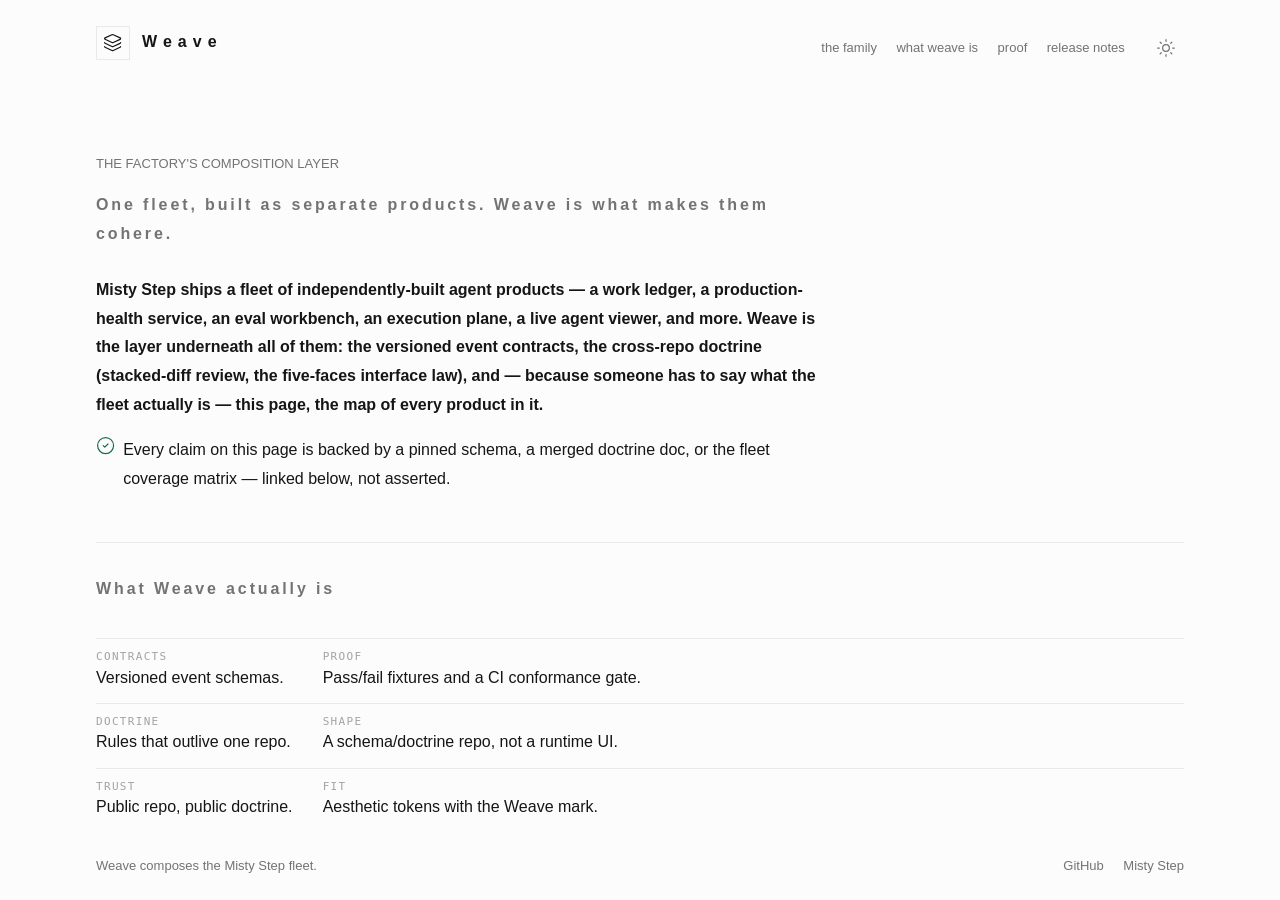
<file: site/index.html>
<!doctype html>
<html lang="en">
  <head>
    <meta charset="utf-8" />
    <meta name="viewport" content="width=device-width, initial-scale=1" />
    <title>Weave - the Misty Step factory's composition layer</title>
    <meta
      name="description"
      content="Weave is the Misty Step factory's composition layer and hub: the contracts, event schema, and cross-tool doctrine that let independently-built products cohere into one fleet."
    />
    <script>
      try {
        var m = localStorage.getItem('ae-mode');
        if (m === 'dark' || m === 'light') {
          document.documentElement.classList.add(m);
          document.documentElement.style.colorScheme = m;
        }
      } catch (e) {}
    </script>
    <link rel="stylesheet" href="aesthetic.css" />
    <link rel="stylesheet" href="marketing.css" />
  </head>
  <body>
    <svg aria-hidden="true" width="0" height="0" style="position: absolute">
      <symbol id="i-layers" viewBox="0 0 24 24">
        <path
          d="M12.83 2.18a2 2 0 0 0-1.66 0L2.6 6.08a1 1 0 0 0 0 1.83l8.58 3.91a2 2 0 0 0 1.66 0l8.58-3.9a1 1 0 0 0 0-1.83z"
        />
        <path
          d="M2 12a1 1 0 0 0 .58.91l8.6 3.91a2 2 0 0 0 1.65 0l8.58-3.9A1 1 0 0 0 22 12"
        />
        <path
          d="M2 17a1 1 0 0 0 .58.91l8.6 3.91a2 2 0 0 0 1.65 0l8.58-3.9A1 1 0 0 0 22 17"
        />
      </symbol>
      <symbol id="i-flower" viewBox="0 0 24 24">
        <circle cx="12" cy="12" r="3" />
        <path
          d="M12 16.5A4.5 4.5 0 1 1 7.5 12 4.5 4.5 0 1 1 12 7.5a4.5 4.5 0 1 1 4.5 4.5 4.5 4.5 0 1 1-4.5 4.5"
        />
        <path d="M12 7.5V9" />
        <path d="M7.5 12H9" />
        <path d="M16.5 12H15" />
        <path d="M12 16.5V15" />
        <path d="m8 8 1.88 1.88" />
        <path d="M14.12 9.88 16 8" />
        <path d="m8 16 1.88-1.88" />
        <path d="M14.12 14.12 16 16" />
      </symbol>
      <symbol id="i-users" viewBox="0 0 24 24">
        <path d="M16 21v-2a4 4 0 0 0-4-4H6a4 4 0 0 0-4 4v2" />
        <path d="M16 3.128a4 4 0 0 1 0 7.744" />
        <path d="M22 21v-2a4 4 0 0 0-3-3.87" />
        <circle cx="9" cy="7" r="4" />
      </symbol>
      <symbol id="i-snowflake" viewBox="0 0 24 24">
        <path d="m10 20-1.25-2.5L6 18" />
        <path d="M10 4 8.75 6.5 6 6" />
        <path d="m14 20 1.25-2.5L18 18" />
        <path d="m14 4 1.25 2.5L18 6" />
        <path d="m17 21-3-6h-4" />
        <path d="m17 3-3 6 1.5 3" />
        <path d="M2 12h6.5L10 9" />
        <path d="m20 10-1.5 2 1.5 2" />
        <path d="M22 12h-6.5L14 15" />
        <path d="m4 10 1.5 2L4 14" />
        <path d="m7 21 3-6-1.5-3" />
        <path d="m7 3 3 6h4" />
      </symbol>
      <symbol id="i-mirror-rectangular" viewBox="0 0 24 24">
        <path d="M11 6 8 9" />
        <path d="m16 7-8 8" />
        <rect x="4" y="2" width="16" height="20" rx="2" />
      </symbol>
      <symbol id="i-scan-search" viewBox="0 0 24 24">
        <path d="M3 7V5a2 2 0 0 1 2-2h2" />
        <path d="M17 3h2a2 2 0 0 1 2 2v2" />
        <path d="M21 17v2a2 2 0 0 1-2 2h-2" />
        <path d="M7 21H5a2 2 0 0 1-2-2v-2" />
        <circle cx="12" cy="12" r="3" />
        <path d="m16 16-1.9-1.9" />
      </symbol>
      <symbol id="i-bird" viewBox="0 0 24 24">
        <path d="M16 7h.01" />
        <path d="M3.4 18H12a8 8 0 0 0 8-8V7a4 4 0 0 0-7.28-2.3L2 20" />
        <path d="m20 7 2 .5-2 .5" />
        <path d="M10 18v3" />
        <path d="M14 17.75V21" />
        <path d="M7 18a6 6 0 0 0 3.84-10.61" />
      </symbol>
      <symbol id="i-flask-conical" viewBox="0 0 24 24">
        <path
          d="M14 2v6a2 2 0 0 0 .245.96l5.51 10.08A2 2 0 0 1 18 22H6a2 2 0 0 1-1.755-2.96l5.51-10.08A2 2 0 0 0 10 8V2"
        />
        <path d="M6.453 15h11.094" />
        <path d="M8.5 2h7" />
      </symbol>
      <symbol id="i-brain-circuit" viewBox="0 0 24 24">
        <path
          d="M12 5a3 3 0 1 0-5.997.125 4 4 0 0 0-2.526 5.77 4 4 0 0 0 .556 6.588A4 4 0 1 0 12 18Z"
        />
        <path d="M9 13a4.5 4.5 0 0 0 3-4" />
        <path d="M6.003 5.125A3 3 0 0 0 6.401 6.5" />
        <path d="M3.477 10.896a4 4 0 0 1 .585-.396" />
        <path d="M6 18a4 4 0 0 1-1.967-.516" />
        <path d="M12 13h4" />
        <path d="M12 18h6a2 2 0 0 1 2 2v1" />
        <path d="M12 8h8" />
        <path d="M16 8V5a2 2 0 0 1 2-2" />
        <circle cx="16" cy="13" r=".5" />
        <circle cx="18" cy="3" r=".5" />
        <circle cx="20" cy="21" r=".5" />
        <circle cx="20" cy="8" r=".5" />
      </symbol>
      <symbol id="i-milestone" viewBox="0 0 24 24">
        <path d="M12 13v8" />
        <path d="M12 3v3" />
        <path
          d="M18.172 6a2 2 0 0 1 1.414.586l2.06 2.06a1.207 1.207 0 0 1 0 1.708l-2.06 2.06a2 2 0 0 1-1.414.586H4a1 1 0 0 1-1-1V7a1 1 0 0 1 1-1z"
        />
      </symbol>
      <symbol id="i-sun" viewBox="0 0 24 24">
        <circle cx="12" cy="12" r="4" />
        <path d="M12 2v2" />
        <path d="M12 20v2" />
        <path d="m4.93 4.93 1.41 1.41" />
        <path d="m17.66 17.66 1.41 1.41" />
        <path d="M2 12h2" />
        <path d="M20 12h2" />
        <path d="m6.34 17.66-1.41 1.41" />
        <path d="m19.07 4.93-1.41 1.41" />
      </symbol>
      <symbol id="i-moon" viewBox="0 0 24 24">
        <path d="M12 3a6 6 0 0 0 9 9 9 9 0 1 1-9-9Z" />
      </symbol>
      <symbol id="i-circle-check" viewBox="0 0 24 24">
        <circle cx="12" cy="12" r="10" />
        <path d="m9 12 2 2 4-4" />
      </symbol>
      <symbol id="i-x" viewBox="0 0 24 24">
        <path d="M18 6 6 18" />
        <path d="m6 6 12 12" />
      </symbol>
    </svg>

    <div class="ae-screen ae-wide">
      <header class="ae-bar msk-bar">
        <a class="ae-logo" href="./" aria-label="Weave home">
          <span class="ae-app-mark" aria-hidden="true">
            <svg class="ae-icon" data-lucide="layers">
              <use href="#i-layers" />
            </svg>
          </span>
          <span class="ae-name">Weave</span>
        </a>
        <span class="msk-actions">
          <nav class="ae-chrome msk-nav" aria-label="Site">
            <a href="#family">the family</a>
            <a href="#features">what weave is</a>
            <a href="#screens">proof</a>
            <a href="changelog.html">release notes</a>
          </nav>
          <button class="ae-mode" aria-label="toggle color mode">
            <svg class="ae-icon ae-sun"><use href="#i-sun" /></svg>
            <svg class="ae-icon ae-moon"><use href="#i-moon" /></svg>
          </button>
        </span>
      </header>

      <main class="ae-stage ae-stage-scroll" id="content">
        <div class="msk-page">
          <section class="msk-hero" aria-labelledby="hero-title">
            <p class="ae-chrome">THE FACTORY'S COMPOSITION LAYER</p>
            <h1 class="ae-h" id="hero-title">
              One fleet, built as separate products. Weave is what makes them
              cohere.
            </h1>
            <p class="msk-pitch">
              Misty Step ships a fleet of independently-built agent products —
              a work ledger, a production-health service, an eval workbench, an
              execution plane, a live agent viewer, and more. Weave is the
              layer underneath all of them: the versioned event contracts, the
              cross-repo doctrine (stacked-diff review, the five-faces
              interface law), and — because someone has to say what the fleet
              actually is — this page, the map of every product in it.
            </p>
            <p class="ae-status">
              <svg class="ae-icon ae-ok" data-lucide="circle-check">
                <use href="#i-circle-check" />
              </svg>
              <span class="ae-status-label"
                >Every claim on this page is backed by a pinned schema, a
                merged doctrine doc, or the fleet coverage matrix — linked
                below, not asserted.</span
              >
            </p>
          </section>

          <section
            class="msk-section"
            id="features"
            aria-labelledby="features-title"
          >
            <h2 class="ae-h" id="features-title">What Weave actually is</h2>
            <div class="ae-list-rows">
              <div class="ae-list-row">
                <span class="ae-list-cell">
                  <span class="ae-list-label">contracts</span>
                  <span class="ae-list-value"
                    >Versioned event schemas.</span
                  >
                </span>
                <span class="ae-list-cell">
                  <span class="ae-list-label">proof</span>
                  <span class="ae-list-value"
                    >Pass/fail fixtures and a CI conformance gate.</span
                  >
                </span>
              </div>
              <div class="ae-list-row">
                <span class="ae-list-cell">
                  <span class="ae-list-label">doctrine</span>
                  <span class="ae-list-value"
                    >Rules that outlive one repo.</span
                  >
                </span>
                <span class="ae-list-cell">
                  <span class="ae-list-label">shape</span>
                  <span class="ae-list-value"
                    >A schema/doctrine repo, not a runtime UI.</span
                  >
                </span>
              </div>
              <div class="ae-list-row">
                <span class="ae-list-cell">
                  <span class="ae-list-label">trust</span>
                  <span class="ae-list-value"
                    >Public repo, public doctrine.</span
                  >
                </span>
                <span class="ae-list-cell">
                  <span class="ae-list-label">fit</span>
                  <span class="ae-list-value"
                    >Aesthetic tokens with the Weave mark.</span
                  >
                </span>
              </div>
            </div>
            <p class="ae-dim">
              The two contracts today are
              <code>weave.remote_event.v1</code> and
              <code>weave.work_item_proposal.v1</code>; the doctrine docs are
              the
              <a
                href="https://github.com/misty-step/weave/blob/master/docs/the-five-faces.md"
                >five-faces interface law</a
              >
              and the
              <a
                href="https://github.com/misty-step/weave/blob/master/docs/stacked-diff-discipline.md"
                >stacked-diff review discipline</a
              >.
            </p>
          </section>

          <section class="msk-section" id="family" aria-labelledby="family-title">
            <div class="msk-section-head">
              <h2 class="ae-h" id="family-title">The family</h2>
              <p class="ae-dim">
                Every product Weave composes. Capability signals are pulled
                straight from the
                <a href="https://github.com/misty-step/weave/blob/master/docs/the-five-faces.md"
                  >fleet coverage matrix</a
                >
                where one exists; newer products get a plain description
                instead of a guessed grade. Cards link out once a product has
                a live public site — most don't yet, and this page says so.
              </p>
            </div>
            <div class="ae-wall" aria-label="Product family">
              <div class="ae-wall-card">
                <div>
                  <div class="ae-wall-head">
                    <span class="ae-wall-mark">
                      <svg class="ae-icon" data-lucide="flower">
                        <use href="#i-flower" />
                      </svg>
                    </span>
                    <strong>Bitterblossom</strong>
                  </div>
                  <p class="ae-wall-meta">
                    The Weave execution plane: backlog chewing, review
                    dispatch, incident triage, and ad-hoc repo work, dispatched
                    and observed as agent runs.
                  </p>
                  <p class="ae-wall-meta ae-dim">
                    API + CLI + UI shipped, MCP read-only by construction — no
                    live public site yet.
                  </p>
                </div>
              </div>

              <div class="ae-wall-card">
                <div>
                  <div class="ae-wall-head">
                    <span class="ae-wall-mark">
                      <svg class="ae-icon" data-lucide="users">
                        <use href="#i-users" />
                      </svg>
                    </span>
                    <strong>Roster</strong>
                  </div>
                  <p class="ae-wall-meta">
                    Makes agents first-class citizens of the factory: the one
                    place every agent's role, permitted skills, and model
                    policy is declared, then run on any plane.
                  </p>
                  <p class="ae-wall-meta ae-dim">
                    New repo, predates the fleet coverage pass — no
                    face-coverage claim made here, no live site yet.
                  </p>
                </div>
              </div>

              <div class="ae-wall-card">
                <div>
                  <div class="ae-wall-head">
                    <span class="ae-wall-mark">
                      <svg class="ae-icon" data-lucide="snowflake">
                        <use href="#i-snowflake" />
                      </svg>
                    </span>
                    <strong>Powder</strong>
                  </div>
                  <p class="ae-wall-meta">
                    The self-hosted work ledger: cards, claims, runs, comments,
                    and audit history that operators and agent teams share
                    instead of losing state in chat.
                  </p>
                  <p class="ae-wall-meta">
                    <a href="https://misty-step.github.io/powder/"
                      >Live site &rarr;</a
                    >
                    API + CLI + MCP shipped; UI (Kanban board) is tracked
                    backlog.
                  </p>
                </div>
              </div>

              <div class="ae-wall-card">
                <div>
                  <div class="ae-wall-head">
                    <span class="ae-wall-mark">
                      <svg class="ae-icon" data-lucide="mirror-rectangular">
                        <use href="#i-mirror-rectangular" />
                      </svg>
                    </span>
                    <strong>Glass</strong>
                  </div>
                  <p class="ae-wall-meta">
                    The live stage: agents publish typed surfaces — HTML,
                    diffs, traces, terminal output — while they work, and the
                    operator replies without breaking their flow.
                  </p>
                  <p class="ae-wall-meta ae-dim">
                    Public site is built and ready; the repo is private today,
                    so no live link — publishing needs a visibility decision
                    this page doesn't make.
                  </p>
                </div>
              </div>

              <div class="ae-wall-card">
                <div>
                  <div class="ae-wall-head">
                    <span class="ae-wall-mark">
                      <svg class="ae-icon" data-lucide="scan-search">
                        <use href="#i-scan-search" />
                      </svg>
                    </span>
                    <strong>Glance</strong>
                  </div>
                  <p class="ae-wall-meta">
                    Turns a repository into a walkable, cited HTML
                    understanding site — one narrated page per directory,
                    every claim traceable to source.
                  </p>
                  <p class="ae-wall-meta ae-dim">
                    Private repo, greenfield Rust rewrite (successor to the
                    archived Go tool) — no face-coverage claim, no live site
                    yet.
                  </p>
                </div>
              </div>

              <div class="ae-wall-card">
                <div>
                  <div class="ae-wall-head">
                    <span class="ae-wall-mark">
                      <svg class="ae-icon" data-lucide="bird">
                        <use href="#i-bird" />
                      </svg>
                    </span>
                    <strong>Canary</strong>
                  </div>
                  <p class="ae-wall-meta">
                    The agent-first command center for production health:
                    error logging, uptime checks, incidents, and operational
                    events that agent fleets read from and write back to.
                  </p>
                  <p class="ae-wall-meta ae-dim">
                    API + CLI + MCP shipped; TypeScript SDK is built and
                    tested, pending npm publish. No live site yet.
                  </p>
                </div>
              </div>

              <div class="ae-wall-card">
                <div>
                  <div class="ae-wall-head">
                    <span class="ae-wall-mark">
                      <svg class="ae-icon" data-lucide="flask-conical">
                        <use href="#i-flask-conical" />
                      </svg>
                    </span>
                    <strong>Crucible</strong>
                  </div>
                  <p class="ae-wall-meta">
                    The eval and benchmark workbench: turns "we need an eval
                    for this" into an auditable task definition, grader mix,
                    and result surface.
                  </p>
                  <p class="ae-wall-meta ae-dim">
                    CLI + MCP shipped; API is localhost-only by design. Private
                    repo, no live site yet.
                  </p>
                </div>
              </div>

              <div class="ae-wall-card">
                <div>
                  <div class="ae-wall-head">
                    <span class="ae-wall-mark">
                      <svg class="ae-icon" data-lucide="brain-circuit">
                        <use href="#i-brain-circuit" />
                      </svg>
                    </span>
                    <strong>Exocortex</strong>
                  </div>
                  <p class="ae-wall-meta">
                    A public, local-first evidence core: an agent asks for
                    context instead of rummaging a private world, and a human
                    can audit exactly what it saw.
                  </p>
                  <p class="ae-wall-meta ae-dim">
                    New repo, predates the fleet coverage pass — no
                    face-coverage claim made here, no live site yet.
                  </p>
                </div>
              </div>

              <div class="ae-wall-card">
                <div>
                  <div class="ae-wall-head">
                    <span class="ae-wall-mark">
                      <svg class="ae-icon" data-lucide="milestone">
                        <use href="#i-milestone" />
                      </svg>
                    </span>
                    <strong>Landmark</strong>
                  </div>
                  <p class="ae-wall-meta">
                    Public open-source release intelligence: changelog
                    synthesis, version bumps, and release evidence from a Rust
                    CLI that also runs as a GitHub Action.
                  </p>
                  <p class="ae-wall-meta ae-dim">
                    CLI + GitHub Action + crates.io SDK shipped; API is a
                    ratified no-server exception. No live site yet.
                  </p>
                </div>
              </div>
            </div>
          </section>

          <section
            class="msk-section"
            id="screens"
            aria-labelledby="screens-title"
          >
            <div class="msk-section-head">
              <h2 class="ae-h" id="screens-title">Proof, not screenshots</h2>
              <p class="ae-dim">
                Weave has no runtime UI of its own — its product is contracts
                and doctrine. Click a frame to inspect real terminal output
                and the live, merged coverage matrix that backs every claim on
                this page.
              </p>
            </div>
            <div class="msk-gallery" aria-label="Product evidence">
              <button
                class="msk-shot"
                type="button"
                data-full="assets/screenshots/01-verify-gate.png"
                data-title="Composition-contract gate, green"
              >
                <img
                  src="assets/screenshots/01-verify-gate.png"
                  alt="Real terminal output of ./scripts/verify.sh passing every schema and fixture conformance check"
                />
                <span class="ae-chrome">Verify gate, green</span>
              </button>
              <button
                class="msk-shot"
                type="button"
                data-full="assets/screenshots/02-stacked-diff-log.png"
                data-title="Stacked-diff discipline, shipped"
              >
                <img
                  src="assets/screenshots/02-stacked-diff-log.png"
                  alt="Real git log showing the stacked-diff discipline PRs merged bottom-up on weave master"
                />
                <span class="ae-chrome">Stacked-diff discipline, shipped</span>
              </button>
              <button
                class="msk-shot"
                type="button"
                data-full="assets/screenshots/03-five-faces-matrix.png"
                data-title="The fleet coverage matrix"
              >
                <img
                  src="assets/screenshots/03-five-faces-matrix.png"
                  alt="Live GitHub render of the merged five-faces coverage matrix backing every capability claim on this page"
                />
                <span class="ae-chrome">The fleet coverage matrix</span>
              </button>
            </div>
          </section>

          <section
            class="msk-section msk-release-slot"
            aria-labelledby="release-title"
          >
            <h2 class="ae-h" id="release-title">Release notes</h2>
            <p>
              Read the <a href="changelog.html">current release notes</a> for
              user-facing changes and the evidence behind them.
            </p>
          </section>
        </div>
      </main>

      <footer class="ae-bar msk-footer">
        <p class="ae-chrome">Weave composes the Misty Step fleet.</p>
        <nav class="ae-foot-links ae-chrome" aria-label="Footer">
          <a
            data-footer-link="github"
            href="https://github.com/misty-step/weave"
            >GitHub</a
          >
          <a data-footer-link="misty-step" href="https://mistystep.io"
            >Misty Step</a
          >
        </nav>
      </footer>
    </div>

    <dialog class="ae-dialog msk-zoom" aria-labelledby="zoom-title">
      <div class="msk-zoom-head">
        <h2 class="ae-dialog-title" id="zoom-title">Screenshot</h2>
        <button
          class="ae-button"
          type="button"
          data-zoom-close
          aria-label="Close screenshot"
        >
          <svg class="ae-icon" aria-hidden="true"><use href="#i-x" /></svg>
        </button>
      </div>
      <img class="msk-zoom-img" alt="" />
    </dialog>

    <script src="mode.js"></script>
    <script src="marketing.js"></script>
  </body>
</html>
</file>
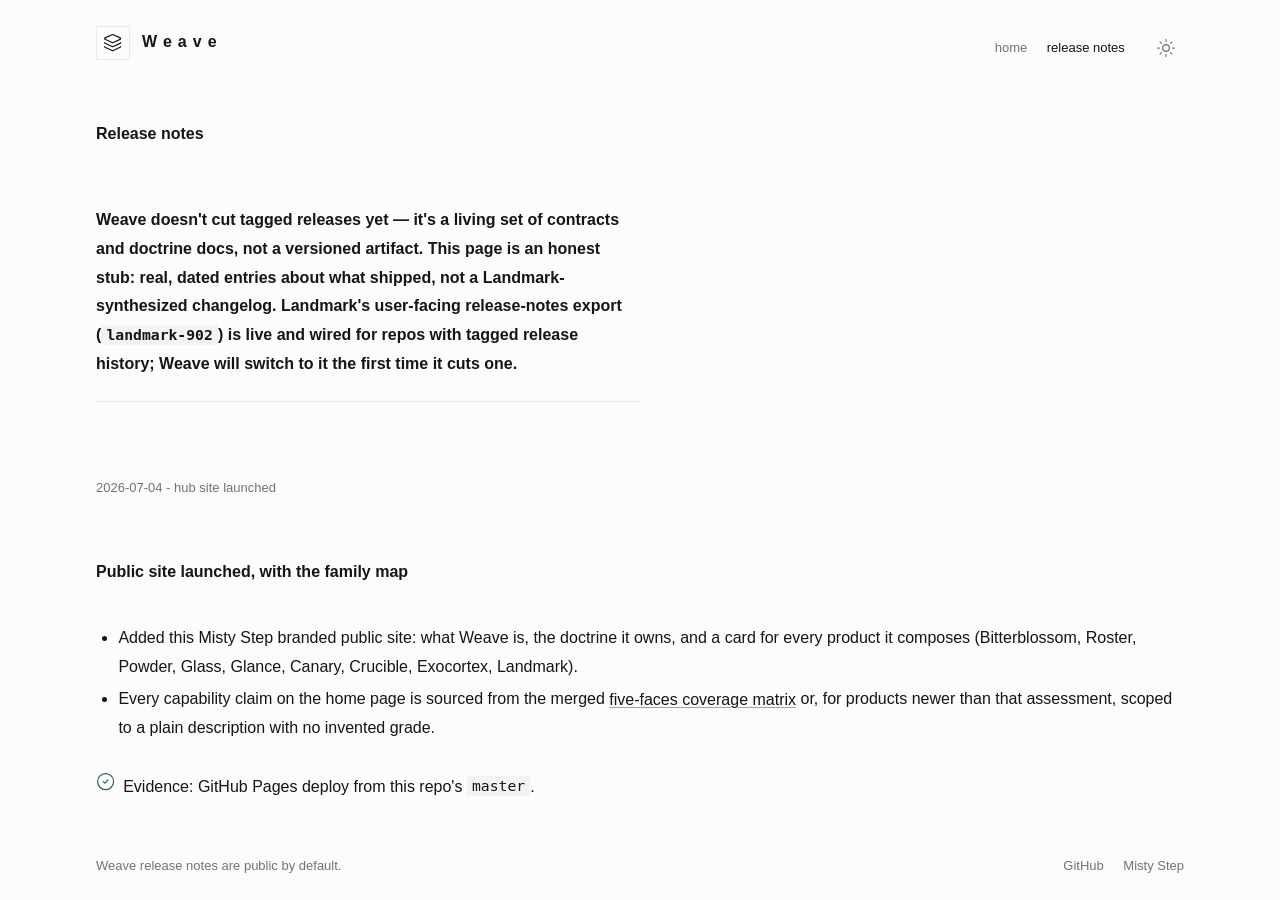
<file: site/changelog.html>
<!doctype html>
<html lang="en">
  <head>
    <meta charset="utf-8" />
    <meta name="viewport" content="width=device-width, initial-scale=1" />
    <title>Weave release notes</title>
    <meta name="description" content="User-facing release notes for Weave." />
    <script>
      try {
        var m = localStorage.getItem('ae-mode');
        if (m === 'dark' || m === 'light') {
          document.documentElement.classList.add(m);
          document.documentElement.style.colorScheme = m;
        }
      } catch (e) {}
    </script>
    <link rel="stylesheet" href="aesthetic.css" />
    <link rel="stylesheet" href="marketing.css" />
  </head>
  <body>
    <svg aria-hidden="true" width="0" height="0" style="position: absolute">
      <symbol id="i-layers" viewBox="0 0 24 24">
        <path
          d="M12.83 2.18a2 2 0 0 0-1.66 0L2.6 6.08a1 1 0 0 0 0 1.83l8.58 3.91a2 2 0 0 0 1.66 0l8.58-3.9a1 1 0 0 0 0-1.83z"
        />
        <path
          d="M2 12a1 1 0 0 0 .58.91l8.6 3.91a2 2 0 0 0 1.65 0l8.58-3.9A1 1 0 0 0 22 12"
        />
        <path
          d="M2 17a1 1 0 0 0 .58.91l8.6 3.91a2 2 0 0 0 1.65 0l8.58-3.9A1 1 0 0 0 22 17"
        />
      </symbol>
      <symbol id="i-sun" viewBox="0 0 24 24">
        <circle cx="12" cy="12" r="4" />
        <path d="M12 2v2" />
        <path d="M12 20v2" />
        <path d="m4.93 4.93 1.41 1.41" />
        <path d="m17.66 17.66 1.41 1.41" />
        <path d="M2 12h2" />
        <path d="M20 12h2" />
        <path d="m6.34 17.66-1.41 1.41" />
        <path d="m19.07 4.93-1.41 1.41" />
      </symbol>
      <symbol id="i-moon" viewBox="0 0 24 24">
        <path d="M12 3a6 6 0 0 0 9 9 9 9 0 1 1-9-9Z" />
      </symbol>
      <symbol id="i-circle-check" viewBox="0 0 24 24">
        <circle cx="12" cy="12" r="10" />
        <path d="m9 12 2 2 4-4" />
      </symbol>
    </svg>

    <div class="ae-screen ae-wide">
      <header class="ae-bar msk-bar">
        <a class="ae-logo" href="./" aria-label="Weave home">
          <span class="ae-app-mark" aria-hidden="true">
            <svg class="ae-icon" data-lucide="layers">
              <use href="#i-layers" />
            </svg>
          </span>
          <span class="ae-name">Weave</span>
        </a>
        <span class="msk-actions">
          <nav class="ae-chrome msk-nav" aria-label="Site">
            <a href="./">home</a>
            <a href="changelog.html" aria-current="page">release notes</a>
          </nav>
          <button class="ae-mode" aria-label="toggle color mode">
            <svg class="ae-icon ae-sun"><use href="#i-sun" /></svg>
            <svg class="ae-icon ae-moon"><use href="#i-moon" /></svg>
          </button>
        </span>
      </header>

      <main class="ae-stage ae-stage-scroll">
        <article class="ae-doc msk-page" aria-labelledby="release-notes-title">
          <h1 id="release-notes-title">Release notes</h1>
          <p class="ae-lede">
            Weave doesn't cut tagged releases yet — it's a living set of
            contracts and doctrine docs, not a versioned artifact. This page
            is an honest stub: real, dated entries about what shipped, not a
            Landmark-synthesized changelog. Landmark's user-facing
            release-notes export (<code>landmark-902</code>) is live and
            wired for repos with tagged release history; Weave will switch to
            it the first time it cuts one.
          </p>

          <section class="msk-release">
            <p class="ae-chrome">2026-07-04 - hub site launched</p>
            <h2>Public site launched, with the family map</h2>
            <ul>
              <li>
                Added this Misty Step branded public site: what Weave is, the
                doctrine it owns, and a card for every product it composes
                (Bitterblossom, Roster, Powder, Glass, Glance, Canary,
                Crucible, Exocortex, Landmark).
              </li>
              <li>
                Every capability claim on the home page is sourced from the
                merged
                <a
                  href="https://github.com/misty-step/weave/blob/master/docs/the-five-faces.md"
                  >five-faces coverage matrix</a
                >
                or, for products newer than that assessment, scoped to a plain
                description with no invented grade.
              </li>
            </ul>
            <p class="ae-status">
              <svg class="ae-icon ae-ok" data-lucide="circle-check">
                <use href="#i-circle-check" />
              </svg>
              <span class="ae-status-label"
                >Evidence: GitHub Pages deploy from this repo's
                <code>master</code>.</span
              >
            </p>
          </section>

          <section class="msk-release">
            <p class="ae-chrome">2026-07-04 - stacked-diff discipline</p>
            <h2>Stacked-diff review discipline adopted and proven</h2>
            <ul>
              <li>
                Published <code>docs/stacked-diff-discipline.md</code>: how
                agent lanes stack, restack, and merge dependent PRs on native
                GitHub branches, without a platform dependency.
              </li>
              <li>
                Proven on a real 2-PR stack, merged bottom-up, with the
                mandatory
                <code>git rev-list --left-right --count
                master...origin/master</code>
                closeout check reading <code>0 0</code> after the final merge.
              </li>
            </ul>
          </section>

          <section class="msk-release">
            <p class="ae-chrome">2026-07-04 - fleet coverage matrix refreshed</p>
            <h2>The five-faces matrix now covers the whole fleet</h2>
            <ul>
              <li>
                Merged a fuller 11-repo assessment into
                <code>docs/the-five-faces.md</code> — Bitterblossom, Powder,
                Crucible, Cerberus, Landmark, Canary, Bastion, Harness-kit,
                Aesthetic, Threshold, Cairn, Memory-engine, Curb, Counterspell,
                and Standby all now have a directly-inspected row.
              </li>
              <li>
                Two more real closures shipped the same day: a Memory-engine
                MCP face and a Standby CLI face, both merged with green gates.
              </li>
            </ul>
          </section>
        </article>
      </main>

      <footer class="ae-bar msk-footer">
        <p class="ae-chrome">Weave release notes are public by default.</p>
        <nav class="ae-foot-links ae-chrome" aria-label="Footer">
          <a
            data-footer-link="github"
            href="https://github.com/misty-step/weave"
            >GitHub</a
          >
          <a data-footer-link="misty-step" href="https://mistystep.io"
            >Misty Step</a
          >
        </nav>
      </footer>
    </div>

    <script src="mode.js"></script>
  </body>
</html>
</file>
<file: site/aesthetic.css>
/* ═══════════════════════════════════════════════════════════════════
   aesthetic v0.25.0
   The Misty Step design system. https://github.com/misty-step/aesthetic

   The law:
   · One size. Exactly one font size on every surface; the headline is
     heavier and blacker, never larger.
   · Three inks by three weights (400 / 550 / 800): nine registers.
   · The accent is yours. Define your scheme and use it with judgment;
     identity comes from ink, hairlines, type, and motion — never from
     a color-counting rule. Color earns its place; it is not ambient.
   · Status rides the glyph: danger, success, and warning color the
     Lucide icon, never the sentence, never a filled pill.
   · Every view fits the viewport. 100dvh screens, no page scrolling;
     when content exceeds one screen, a quiet nav swaps views.
   · Motion is feedback, never decoration: small, brief, eased, and
     gone when the user prefers reduced motion. State resolutions are
     gentler (--ae-gentle) and resolve once — success persists, it is
     never rewound. Nothing changes size while it animates.
   · Buttons are not links: contained ink shapes. Links navigate,
     buttons act.
   · Light and dark, defaulting to the system, with a user toggle.

   Steering: every token is a CSS custom property; downstream projects
   pin a named theme or steer the scheme — --ae-accent /
   --ae-accent-dark, and the status triplet when their domain needs
   different hues. Everything else is the shared identity.
   ═══════════════════════════════════════════════════════════════════ */

/* ── tokens ───────────────────────────────────────────────────────── */

:root {
  --ae-surface: #fcfcfc;
  --ae-wash: #f3f3f3;
  --ae-ink: #151515;
  --ae-ink-muted: #737373;
  --ae-ink-faint: #a3a3a3;
  --ae-line: #e9e9e9;
  --ae-accent: #2643d0;

  /* status inks: hue rides the glyph, words stay ink */
  --ae-ok: #15714b;
  --ae-warn: #8a5f32;
  --ae-err: #a84138;

  /* categorical inks: identity, not judgment — N agents, N series, N
     actors need N distinguishable hues with no severity meaning. Ride
     the word on .ae-chip (see below); this is the one place a hue is
     allowed to color text, because there is no glyph to carry it and
     nothing is being judged. */
  --ae-cat-0: #8c2f1f;
  --ae-cat-1: #2c6e62;
  --ae-cat-2: #a67c1e;
  --ae-cat-3: #6b4c86;
  --ae-cat-4: #46586b;
  --ae-cat-5: #5b7444;
  --ae-cat-6: #3d5a80;
  --ae-cat-7: #a1452e;

  /* dark counterparts, resolved by the mode blocks below */
  --ae-surface-dark: #121212;
  --ae-wash-dark: #1b1b1b;
  --ae-ink-dark: #ededed;
  --ae-ink-muted-dark: #8f8f8f;
  --ae-ink-faint-dark: #5c5c5c;
  --ae-line-dark: #262626;
  --ae-accent-dark: #8c9eff;
  --ae-ok-dark: #6fd2a8;
  --ae-warn-dark: #c49d72;
  --ae-err-dark: #e58379;
  --ae-cat-0-dark: #d06a4f;
  --ae-cat-1-dark: #54bba4;
  --ae-cat-2-dark: #d8b25a;
  --ae-cat-3-dark: #b98fe0;
  --ae-cat-4-dark: #93a8c2;
  --ae-cat-5-dark: #9bc47a;
  --ae-cat-6-dark: #7ea1d1;
  --ae-cat-7-dark: #e08a6a;

  --ae-font: 'Geist', 'Helvetica Neue', Helvetica, Arial, sans-serif;
  --ae-font-mono: 'Geist Mono', ui-monospace, SFMono-Regular, Menlo, monospace;

  --ae-w-regular: 400;
  --ae-w-medium: 550;
  --ae-w-black: 800;

  --ae-measure: 38rem; /* rem: bars in the 13px chrome register must not shrink the measure */
  --ae-measure-wide: 68rem;
  --ae-radius: 0;
  --ae-breakpoint-sm: 40rem; /* phones and narrow split-view: one-column data */
  --ae-breakpoint-md: 48rem; /* tablet portrait: shell chrome leaves the side */
  --ae-breakpoint-lg: 64rem; /* small laptop: boards can hold columns */

  /* the spacing scale: consumers use these instead of ad-hoc em values.
     The token-guard (015) will enforce them. Off-scale internal values
     are left as literals — the scale is the vocabulary going forward. */
  --ae-space-0: 0.1em; /* micro — tag padding, chrome adjustments */
  --ae-space-1: 0.25em; /* tight — icon gaps, control insets */
  --ae-space-2: 0.5em; /* small — button padding, small gaps */
  --ae-space-3: 0.75em; /* medium — control padding, row gaps */
  --ae-space-4: 1em; /* base — group padding, standard gap */
  --ae-space-5: 1.5em; /* comfortable — section internals */
  --ae-space-6: 2em; /* spacious — section gaps, stage padding */
  --ae-space-7: 2.5em; /* large — document section spacing */
  --ae-space-8: 3em; /* section — top-level margins */

  /* z-index scale: named layers so consumers don't guess at magic numbers */
  --ae-z-backdrop: 40; /* modal backdrop below its decision panel */
  --ae-z-dialog: 41; /* modal decision panel */
  --ae-z-pop: 50; /* portaled menus and popovers above modal decisions */
  --ae-z-tip: 60; /* portaled tooltips above popovers and dialogs */
  --ae-z-toast: 100; /* toasts, persistent notifications */

  /* motion: feedback, never decoration */
  --ae-ease: cubic-bezier(0.23, 1, 0.32, 1);
  --ae-quick: 160ms;
  --ae-soft: 240ms;
  --ae-gentle: 480ms; /* state resolutions: slower than feedback, never abrupt */

  color-scheme: light dark;
}

/* named themes: opt-in flavor presets over the same token contract.
   Projects pin one on <html data-ae-theme="moss">, or include
   recipes/theme.js to let users switch. Theme presets steer accent and
   categorical inks; status semantics stay the house triplet unless a
   project deliberately overrides them. */
:root[data-ae-theme='ultramarine'] {
  --ae-accent: #2643d0;
  --ae-accent-dark: #8c9eff;
  --ae-cat-0: #8c2f1f;
  --ae-cat-1: #2c6e62;
  --ae-cat-2: #a67c1e;
  --ae-cat-3: #6b4c86;
  --ae-cat-4: #46586b;
  --ae-cat-5: #5b7444;
  --ae-cat-6: #3d5a80;
  --ae-cat-7: #a1452e;
  --ae-cat-0-dark: #d06a4f;
  --ae-cat-1-dark: #54bba4;
  --ae-cat-2-dark: #d8b25a;
  --ae-cat-3-dark: #b98fe0;
  --ae-cat-4-dark: #93a8c2;
  --ae-cat-5-dark: #9bc47a;
  --ae-cat-6-dark: #7ea1d1;
  --ae-cat-7-dark: #e08a6a;
}

:root[data-ae-theme='moss'] {
  --ae-accent: #2f6b3f;
  --ae-accent-dark: #80d98e;
  --ae-cat-0: #6f3f1f;
  --ae-cat-1: #2f6b3f;
  --ae-cat-2: #8a6a1f;
  --ae-cat-3: #5d5686;
  --ae-cat-4: #4b6470;
  --ae-cat-5: #55743d;
  --ae-cat-6: #3d6472;
  --ae-cat-7: #934b2f;
  --ae-cat-0-dark: #d28a5f;
  --ae-cat-1-dark: #80d98e;
  --ae-cat-2-dark: #d6b65c;
  --ae-cat-3-dark: #b8a8e8;
  --ae-cat-4-dark: #9ab8c4;
  --ae-cat-5-dark: #a8d68a;
  --ae-cat-6-dark: #88c4d2;
  --ae-cat-7-dark: #df8a62;
}

:root[data-ae-theme='ember'] {
  --ae-accent: #c2410c;
  --ae-accent-dark: #ff8a5c;
  --ae-cat-0: #9b2f1f;
  --ae-cat-1: #6b5a2f;
  --ae-cat-2: #8a5f32;
  --ae-cat-3: #6d4c86;
  --ae-cat-4: #5a6172;
  --ae-cat-5: #5b7444;
  --ae-cat-6: #3d5a80;
  --ae-cat-7: #a1452e;
  --ae-cat-0-dark: #f08a70;
  --ae-cat-1-dark: #c49d72;
  --ae-cat-2-dark: #ffb45c;
  --ae-cat-3-dark: #b98fe0;
  --ae-cat-4-dark: #93a8c2;
  --ae-cat-5-dark: #9bc47a;
  --ae-cat-6-dark: #7ea1d1;
  --ae-cat-7-dark: #ff8a5c;
}

:root[data-ae-theme='violet'] {
  --ae-accent: #6d28d9;
  --ae-accent-dark: #c4a3ff;
  --ae-cat-0: #8c2f5a;
  --ae-cat-1: #2c6e62;
  --ae-cat-2: #8a721e;
  --ae-cat-3: #6d28d9;
  --ae-cat-4: #46586b;
  --ae-cat-5: #5b7444;
  --ae-cat-6: #3d5a80;
  --ae-cat-7: #9945a1;
  --ae-cat-0-dark: #e08ab8;
  --ae-cat-1-dark: #54bba4;
  --ae-cat-2-dark: #d8b25a;
  --ae-cat-3-dark: #c4a3ff;
  --ae-cat-4-dark: #93a8c2;
  --ae-cat-5-dark: #9bc47a;
  --ae-cat-6-dark: #7ea1d1;
  --ae-cat-7-dark: #df8ae8;
}

/* auto dark: follows the OS unless the page pins a mode */
@media (prefers-color-scheme: dark) {
  :root:not(.light):not([data-ae-mode='light']) {
    --ae-surface: var(--ae-surface-dark);
    --ae-wash: var(--ae-wash-dark);
    --ae-ink: var(--ae-ink-dark);
    --ae-ink-muted: var(--ae-ink-muted-dark);
    --ae-ink-faint: var(--ae-ink-faint-dark);
    --ae-line: var(--ae-line-dark);
    --ae-accent: var(--ae-accent-dark);
    --ae-ok: var(--ae-ok-dark);
    --ae-warn: var(--ae-warn-dark);
    --ae-err: var(--ae-err-dark);
    --ae-cat-0: var(--ae-cat-0-dark);
    --ae-cat-1: var(--ae-cat-1-dark);
    --ae-cat-2: var(--ae-cat-2-dark);
    --ae-cat-3: var(--ae-cat-3-dark);
    --ae-cat-4: var(--ae-cat-4-dark);
    --ae-cat-5: var(--ae-cat-5-dark);
    --ae-cat-6: var(--ae-cat-6-dark);
    --ae-cat-7: var(--ae-cat-7-dark);
  }
}

/* pinned modes narrow color-scheme so UA widgets (scrollbars, form
   controls) match the pinned mode instead of following the OS */
.light,
[data-ae-mode='light'] {
  color-scheme: light;
}

/* pinned dark: class or attribute set by the site's mode toggle */
:root.dark,
:root[data-ae-mode='dark'] {
  color-scheme: dark;
  --ae-surface: var(--ae-surface-dark);
  --ae-wash: var(--ae-wash-dark);
  --ae-ink: var(--ae-ink-dark);
  --ae-ink-muted: var(--ae-ink-muted-dark);
  --ae-ink-faint: var(--ae-ink-faint-dark);
  --ae-line: var(--ae-line-dark);
  --ae-accent: var(--ae-accent-dark);
  --ae-ok: var(--ae-ok-dark);
  --ae-warn: var(--ae-warn-dark);
  --ae-err: var(--ae-err-dark);
  --ae-cat-0: var(--ae-cat-0-dark);
  --ae-cat-1: var(--ae-cat-1-dark);
  --ae-cat-2: var(--ae-cat-2-dark);
  --ae-cat-3: var(--ae-cat-3-dark);
  --ae-cat-4: var(--ae-cat-4-dark);
  --ae-cat-5: var(--ae-cat-5-dark);
  --ae-cat-6: var(--ae-cat-6-dark);
  --ae-cat-7: var(--ae-cat-7-dark);
}

/* ── base ─────────────────────────────────────────────────────────── */

html {
  scroll-behavior: auto;
}

body {
  margin: 0;
  background: var(--ae-surface);
  color: var(--ae-ink);
  font-family: var(--ae-font);
  font-size: 16px;
  font-weight: var(--ae-w-regular);
  line-height: 1.8;
  cursor: default; /* no I-beam on static text; pointer/text are earned */
  -webkit-font-smoothing: antialiased;
  text-rendering: optimizeLegibility;
}

/* one size: nothing earns scale, only ink and weight */
h1,
h2,
h3,
h4,
h5,
h6,
p,
li,
dt,
dd,
blockquote,
figcaption,
label,
input,
textarea,
button,
table {
  font-size: 1em;
  font-family: inherit;
  line-height: inherit;
  margin: 0;
}

code,
kbd,
pre,
samp {
  font-family: var(--ae-font-mono);
  font-size: 0.92em;
}

::selection {
  background: var(--ae-wash);
  color: var(--ae-ink);
}

:focus-visible {
  outline: 2px solid var(--ae-ink);
  outline-offset: 3px;
}

/* links: ink at rest, warm to accent on hover (the locked treatment).
   Approved alternates, documented for easy change, live in the README:
   marker sweep and draw-on-hover. */
a {
  color: inherit;
  cursor: pointer;
  text-decoration: underline;
  text-underline-offset: 0.2em;
  text-decoration-color: var(--ae-ink-faint);
  padding-block: 0.35em;
  margin-block: -0.35em;
  transition:
    color var(--ae-quick) var(--ae-ease),
    text-decoration-color var(--ae-quick) var(--ae-ease);
}

a:hover {
  color: var(--ae-accent);
  text-decoration-color: currentColor;
}

/* list rows: the whole row is the link, so the cursor never crosses a
   dead band between rows */
.ae-row-link {
  display: block;
  text-decoration: none;
  padding: 0.42em 0;
  margin-block: 0;
  color: inherit;
}

.ae-row-link:hover {
  color: inherit;
}

.ae-row-link .ae-item {
  transition: color var(--ae-quick) var(--ae-ease);
}

.ae-row-link:hover .ae-item {
  color: var(--ae-accent);
}

/* ── screens: every view fits the viewport ────────────────────────── */

/* the screen: one viewport, no page scroll */
.ae-screen {
  height: 100dvh;
  display: flex;
  flex-direction: column;
  overflow: hidden;
}

/* a bar: quiet chrome at the top or bottom of a screen */
.ae-bar {
  flex: none;
  width: min(var(--ae-measure), 100% - 5rem);
  margin-inline: auto;
  padding: 1.4em 0;
  display: flex;
  flex-wrap: wrap;
  align-items: baseline;
  justify-content: space-between;
  gap: 0.4em 1.5em;
}

/* the stage: the screen's content, vertically centered; a view that
   cannot fit scrolls inside the stage, never the page */
.ae-stage {
  flex: 1;
  min-height: 0;
  width: min(var(--ae-measure), 100% - 5rem);
  margin-inline: auto;
  display: flex;
  flex-direction: column;
  overflow-y: auto;
}

.ae-stage > * {
  margin-block: auto;
  padding-block: var(--ae-space-5);
}

/* long documents: top-aligned instead of centered */
.ae-stage-scroll > * {
  margin-block: 0;
  padding-block: var(--ae-space-6);
}

/* a wide screen: catalog, specimen, and dashboard shapes that cannot
   live in 38rem. One decision per screen — set it on .ae-screen. */
.ae-wide .ae-bar,
.ae-wide .ae-stage {
  width: min(var(--ae-measure-wide), 100% - 5rem);
}

/* a view: one screenful of content; remount to replay the entrance */
.ae-view {
  animation: ae-enter var(--ae-soft) var(--ae-ease) both;
}

/* hash-routed views: one mounts at a time; the display toggle remounts
   the view and replays its entrance (behavior: recipes/views.js) */
[data-route] {
  display: none;
}

[data-route].is-on {
  display: block;
}

@keyframes ae-enter {
  from {
    opacity: 0;
    transform: translateY(6px);
  }
}

/* the nav: quiet words with a sliding ink underline. The site positions
   .ae-nav-ind under the active item (left/width) on view change.
   .ae-tabs is the same instrument pointed at panels instead of views:
   role="tablist" buttons, aria-selected marks the open one. */
.ae-nav,
.ae-tabs {
  position: relative;
  display: flex;
  gap: var(--ae-space-6);
}

.ae-nav a,
.ae-nav button,
.ae-tabs a,
.ae-tabs button {
  background: transparent;
  border: 0;
  padding: 0 0 0.6em;
  margin-block: 0;
  cursor: pointer;
  color: var(--ae-ink-muted);
  font-weight: var(--ae-w-medium);
  text-decoration: none;
  transition: color var(--ae-quick) var(--ae-ease);
}

.ae-nav a:hover,
.ae-nav button:hover,
.ae-tabs a:hover,
.ae-tabs button:hover {
  color: var(--ae-ink);
}

.ae-nav [aria-current],
.ae-nav .is-active,
.ae-tabs [aria-current],
.ae-tabs [aria-selected='true'],
.ae-tabs .is-active {
  color: var(--ae-ink);
}

.ae-nav-ind {
  position: absolute;
  bottom: 0;
  height: 2px;
  background: var(--ae-ink);
  transition:
    left var(--ae-soft) var(--ae-ease),
    width var(--ae-soft) var(--ae-ease);
}

/* chrome: the one sanctioned second size. Content gets 16px; chrome
   (footers, utility links, metadata) gets 13px and muted ink. */
.ae-chrome {
  font-size: 13px;
  color: var(--ae-ink-muted);
}

.ae-chrome a {
  color: var(--ae-ink-muted);
  text-decoration: none;
}

.ae-chrome a:hover {
  color: var(--ae-ink);
}

/* the footer: hairline-topped, two ends, chrome register */
.ae-foot {
  font-size: 13px;
  color: var(--ae-ink-muted);
  border-top: 1px solid var(--ae-line);
  padding-top: var(--ae-space-4);
  display: flex;
  justify-content: space-between;
  align-items: center;
  gap: var(--ae-space-4) var(--ae-space-6);
  flex-wrap: wrap;
}

.ae-foot a {
  color: var(--ae-ink-muted);
  text-decoration: none;
}

.ae-foot a:hover {
  color: var(--ae-ink);
}

.ae-foot-links {
  display: inline-flex;
  gap: var(--ae-space-5);
  align-items: center;
}

/* icons: Lucide (ISC), inlined as SVG symbols. 1.5px stroke, round
   caps, sized to ride alongside text. */
.ae-icon {
  width: 1.2em;
  height: 1.2em;
  stroke: currentColor;
  stroke-width: 1.5;
  stroke-linecap: round;
  stroke-linejoin: round;
  fill: none;
  vertical-align: -0.2em;
}

/* icon-forward rows: Lucide gives the eye a scan target, but the law
   stays unchanged — status hue rides the SVG, words stay ink. */
.ae-status {
  display: inline-flex;
  align-items: baseline;
  gap: var(--ae-space-2);
  color: var(--ae-ink);
}

.ae-status .ae-icon {
  flex: none;
}

.ae-status-label {
  color: var(--ae-ink);
}

/* Headless triggers render real buttons; remove UA chrome when a status
   mark is used as the trigger without turning its words into a button. */
button.ae-status {
  background: none;
  border: 0;
  padding: 0;
  margin: 0;
  font: inherit;
  color: inherit;
  text-align: left;
}
.ae-icon-row {
  display: grid;
  grid-template-columns: auto minmax(0, 1fr);
  align-items: baseline;
  gap: var(--ae-space-3);
  color: inherit;
  text-decoration: none;
}

.ae-list-icon {
  flex: none;
  color: var(--ae-ink-muted);
}

.ae-icon-row:hover .ae-list-icon {
  color: var(--ae-ink);
}

.ae-icon-row-main {
  min-width: 0;
  display: flex;
  flex-direction: column;
}

.ae-icon-row-meta {
  font-size: 13px;
  color: var(--ae-ink-muted);
}

/* decomposed list rows: incident feeds and dense activity lists should not
   collapse into "time · app · type · status" prose. Each field gets a
   label, a value, and an optional Lucide/app mark; status hue still rides
   only the glyph. Compose .ae-row-link when the whole row navigates. */
.ae-list-rows {
  display: grid;
  border-block: 1px solid var(--ae-line);
}

.ae-list-row {
  display: grid;
  grid-template-columns:
    minmax(5.5em, 0.8fr) minmax(9em, 1.25fr) minmax(9em, 1fr)
    minmax(7em, 0.9fr);
  align-items: center;
  gap: var(--ae-space-4);
  padding: 0.68em 0;
  border-bottom: 1px solid var(--ae-line);
  color: inherit;
  text-decoration: none;
}

.ae-list-row:last-child {
  border-bottom: 0;
}

.ae-list-row:hover {
  color: inherit;
}

.ae-list-cell {
  min-width: 0;
  display: grid;
  grid-template-columns: minmax(0, 1fr);
  column-gap: var(--ae-space-2);
  align-items: center;
}

.ae-list-cell:has(> .ae-icon),
.ae-list-cell:has(> .ae-app-mark) {
  grid-template-columns: auto minmax(0, 1fr);
}

.ae-list-cell > .ae-icon,
.ae-list-cell > .ae-app-mark {
  grid-column: 1;
  grid-row: 1 / span 2;
  align-self: center;
}

.ae-list-cell > .ae-icon:not(.ae-ok):not(.ae-warn):not(.ae-err) {
  flex: none;
  color: var(--ae-ink-muted);
}

.ae-list-label {
  grid-column: 1;
  font-family: var(--ae-font-mono);
  font-size: 11px;
  line-height: 1.2;
  letter-spacing: 0.12em;
  color: var(--ae-ink-faint);
  text-transform: uppercase;
  white-space: nowrap;
}

.ae-list-value {
  grid-column: 1;
  min-width: 0;
  color: var(--ae-ink);
  overflow: hidden;
  text-overflow: ellipsis;
  white-space: nowrap;
}

.ae-list-cell:has(> .ae-icon) > .ae-list-label,
.ae-list-cell:has(> .ae-icon) > .ae-list-value,
.ae-list-cell:has(> .ae-app-mark) > .ae-list-label,
.ae-list-cell:has(> .ae-app-mark) > .ae-list-value {
  grid-column: 2;
}

.ae-list-time .ae-list-value {
  font-family: var(--ae-font-mono);
  font-size: 13px;
  font-variant-numeric: tabular-nums;
  color: var(--ae-ink-muted);
}

.ae-list-status {
  justify-self: end;
}

.ae-list-status .ae-list-value {
  font-weight: var(--ae-w-medium);
}

/* app identity: a Lucide project mark sized by the register it lives
   in. The same mark works in a 13px rail and a 16px header. */
.ae-logo {
  display: inline-flex;
  align-items: center;
  gap: var(--ae-space-3);
  color: inherit;
  text-decoration: none;
  padding-block: 0.2em;
  margin-block: 0;
}

.ae-logo:hover {
  color: inherit;
}

.ae-logo .ae-name {
  transition: color var(--ae-quick) var(--ae-ease);
}

.ae-logo:hover .ae-name {
  color: var(--ae-accent);
}

.ae-logo-compact {
  gap: var(--ae-space-2);
  font-size: 13px;
}

.ae-app-mark {
  width: 2em;
  height: 2em;
  border: 1px solid var(--ae-line);
  color: var(--ae-ink);
  display: inline-flex;
  align-items: center;
  justify-content: center;
  flex: none;
}

.ae-app-mark .ae-icon {
  width: 1.2em;
  height: 1.2em;
  vertical-align: 0;
}

.ae-logo-compact .ae-app-mark {
  width: 1.8em;
  height: 1.8em;
}

/* the mode toggle: an icon button; sun and moon rotate-crossfade.
   Markup: button.ae-mode > svg.ae-icon.ae-sun + svg.ae-icon.ae-moon */
.ae-mode {
  position: relative;
  display: inline-flex;
  align-items: center;
  justify-content: center;
  width: 2.2em;
  height: 2.2em;
  background: transparent;
  border: 0;
  padding: 0;
  cursor: pointer;
  color: var(--ae-ink-muted);
  transition: color var(--ae-quick) var(--ae-ease);
}

/* the icons are absolutely stacked, so the button has no in-flow text;
   this zero-width space gives it a real baseline so bars can
   baseline-align it with neighboring links */
.ae-mode::before {
  content: '\200b';
}

.ae-mode:hover {
  color: var(--ae-ink);
}

.ae-mode .ae-icon {
  position: absolute;
  inset: 0;
  margin: auto;
  width: 1.25em;
  height: 1.25em;
  transition:
    opacity var(--ae-quick) var(--ae-ease),
    transform var(--ae-quick) var(--ae-ease);
}

.ae-mode .ae-sun {
  opacity: 1;
  transform: rotate(0) scale(1);
}

.ae-mode .ae-moon {
  opacity: 0;
  transform: rotate(-90deg) scale(0.6);
}

.dark .ae-mode .ae-sun,
[data-ae-mode='dark'] .ae-mode .ae-sun {
  opacity: 0;
  transform: rotate(90deg) scale(0.6);
}

.dark .ae-mode .ae-moon,
[data-ae-mode='dark'] .ae-mode .ae-moon {
  opacity: 1;
  transform: rotate(0) scale(1);
}

/* a panel: soft depth for dense content (forms). Radius stays 0. */
.ae-panel {
  background: var(--ae-surface);
  padding: var(--ae-space-6);
  box-shadow:
    0 1px 2px rgba(0, 0, 0, 0.04),
    0 8px 28px rgba(0, 0, 0, 0.06);
}

.dark .ae-panel,
[data-ae-mode='dark'] .ae-panel {
  background: var(--ae-wash);
  box-shadow: none;
}

/* auto dark (no pinned mode): panel and mode icon follow the OS */
@media (prefers-color-scheme: dark) {
  :root:not(.light):not([data-ae-mode='light']) .ae-panel {
    background: var(--ae-wash);
    box-shadow: none;
  }

  :root:not(.light):not([data-ae-mode='light']) .ae-mode .ae-sun {
    opacity: 0;
    transform: rotate(90deg) scale(0.6);
  }

  :root:not(.light):not([data-ae-mode='light']) .ae-mode .ae-moon {
    opacity: 1;
    transform: rotate(0) scale(1);
  }

  :root:not(.light):not([data-ae-mode='light']) dialog.ae-dialog,
  :root:not(.light):not([data-ae-mode='light']) .ae-dialog-panel {
    background: var(--ae-wash);
    box-shadow: none;
  }

  :root:not(.light):not([data-ae-mode='light']) dialog.ae-dialog::backdrop,
  :root:not(.light):not([data-ae-mode='light']) .ae-dialog-backdrop {
    background: rgba(18, 18, 18, 0.4);
  }

  :root:not(.light):not([data-ae-mode='light']) .ae-pop,
  :root:not(.light):not([data-ae-mode='light']) .ae-pop-surface,
  :root:not(.light):not([data-ae-mode='light']) .ae-toast {
    background: var(--ae-wash);
    box-shadow: none;
  }

  :root:not(.light):not([data-ae-mode='light']) [data-ae-tip]::after,
  :root:not(.light):not([data-ae-mode='light']) .ae-tip-surface {
    background: var(--ae-wash);
  }
}

/* the dialog: the panel costume in the top layer. A decision is asked
   in a soft-depth panel over a whisper of paper dim; Escape and the
   quiet button decline it. Pair with <dialog> + showModal(). */
dialog.ae-dialog {
  border: 0;
  border-radius: var(--ae-radius);
  background: var(--ae-surface);
  color: var(--ae-ink);
  width: min(26em, calc(100vw - 3em));
  box-sizing: border-box;
  padding: var(--ae-space-6);
  box-shadow:
    0 1px 2px rgba(0, 0, 0, 0.05),
    0 12px 36px rgba(0, 0, 0, 0.09);
}

dialog.ae-dialog[open] {
  animation: ae-enter var(--ae-soft) var(--ae-ease) both;
}

dialog.ae-dialog::backdrop {
  background: rgba(252, 252, 252, 0.4);
}

.dark dialog.ae-dialog,
[data-ae-mode='dark'] dialog.ae-dialog {
  background: var(--ae-wash);
  box-shadow: none;
}

.dark dialog.ae-dialog::backdrop,
[data-ae-mode='dark'] dialog.ae-dialog::backdrop {
  background: rgba(18, 18, 18, 0.4);
}

/* Headless dialog anatomy: Base UI renders separate popup and backdrop
   elements rather than a native <dialog>. Behavior stays with Base UI;
   these classes carry the same Aesthetic costume. */
.ae-dialog-panel {
  position: fixed;
  top: 50%;
  left: 50%;
  translate: -50% -50%;
  z-index: var(--ae-z-dialog);
  border: 0;
  border-radius: var(--ae-radius);
  background: var(--ae-surface);
  color: var(--ae-ink);
  width: min(26em, calc(100vw - 3em));
  box-sizing: border-box;
  padding: var(--ae-space-6);
  box-shadow:
    0 1px 2px rgba(0, 0, 0, 0.05),
    0 12px 36px rgba(0, 0, 0, 0.09);
  outline: none;
}

.ae-dialog-panel[data-open] {
  animation: ae-enter var(--ae-soft) var(--ae-ease) both;
}

.ae-dialog-backdrop {
  position: fixed;
  inset: 0;
  z-index: var(--ae-z-backdrop);
  background: rgba(252, 252, 252, 0.4);
}

.dark .ae-dialog-panel,
[data-ae-mode='dark'] .ae-dialog-panel {
  background: var(--ae-wash);
  box-shadow: none;
}

.dark .ae-dialog-backdrop,
[data-ae-mode='dark'] .ae-dialog-backdrop {
  background: rgba(18, 18, 18, 0.4);
}

/* the dialog's title and action row */
.ae-dialog-title {
  font-weight: var(--ae-w-black);
  margin-bottom: var(--ae-space-2);
}

.ae-dialog-acts {
  display: flex;
  gap: var(--ae-space-4);
  justify-content: flex-end;
  margin-top: 1.8em;
}

/* the popover: a slip of surface anchored to its invoker — hairline
   frame, soft depth, no dim. Pair with the native popover attribute
   (or popovertarget); the recipe places it by the anchor. */
.ae-pop {
  position: fixed;
  inset: auto;
  margin: 0;
  border: 1px solid var(--ae-line);
  background: var(--ae-surface);
  color: var(--ae-ink);
  width: max-content;
  max-width: 22em;
  padding: 1em 1.2em;
  box-shadow:
    0 1px 2px rgba(0, 0, 0, 0.04),
    0 8px 28px rgba(0, 0, 0, 0.06);
}

.ae-pop:popover-open {
  animation: ae-enter var(--ae-quick) var(--ae-ease) both;
}

.ae-pop::backdrop {
  background: transparent;
}

/* a popover holding only a menu drops the padding; the menu's own
   inset carries it */
.ae-pop > .ae-menu:only-child {
  margin: -1em -1.2em;
  border: 0;
}

.dark .ae-pop,
[data-ae-mode='dark'] .ae-pop {
  background: var(--ae-wash);
  box-shadow: none;
}

/* Headless menu/popover popup: its Positioner owns geometry. */
.ae-pop-positioner {
  z-index: var(--ae-z-pop);
}

.ae-pop-surface {
  position: relative;
  z-index: var(--ae-z-pop);
  border: 1px solid var(--ae-line);
  background: var(--ae-surface);
  color: var(--ae-ink);
  width: max-content;
  max-width: 22em;
  padding: 1em 1.2em;
  box-shadow:
    0 1px 2px rgba(0, 0, 0, 0.04),
    0 8px 28px rgba(0, 0, 0, 0.06);
  outline: none;
}

.ae-pop-surface[data-open] {
  animation: ae-enter var(--ae-quick) var(--ae-ease) both;
}

.ae-pop-surface > .ae-menu:only-child {
  margin: -1em -1.2em;
  border: 0;
}

.dark .ae-pop-surface,
[data-ae-mode='dark'] .ae-pop-surface {
  background: var(--ae-wash);
  box-shadow: none;
}

/* the tip: a whisper that answers hover — chrome-register words in a
   hairline slip. Patience built in: it waits a beat on hover, answers
   focus at once. Set the words in data-ae-tip; keep them short. */
[data-ae-tip] {
  position: relative;
}

[data-ae-tip]::after {
  content: attr(data-ae-tip);
  position: absolute;
  bottom: calc(100% + 0.6em);
  left: 50%;
  transform: translateX(-50%);
  background: var(--ae-surface);
  color: var(--ae-ink-muted);
  border: 1px solid var(--ae-line);
  font-family: var(--ae-font);
  font-size: 13px;
  font-weight: var(--ae-w-regular);
  letter-spacing: normal;
  line-height: 1.5;
  padding: 0.25em 0.7em;
  white-space: nowrap;
  pointer-events: none;
  opacity: 0;
  z-index: var(--ae-z-tip);
  transition: opacity var(--ae-quick) var(--ae-ease);
}
[data-ae-tip]:hover::after {
  opacity: 1;
  transition-delay: 450ms;
}

[data-ae-tip]:focus-visible::after {
  opacity: 1;
}

.dark [data-ae-tip]::after,
[data-ae-mode='dark'] [data-ae-tip]::after {
  background: var(--ae-wash);
}

/* Headless tooltip popup: a real element instead of [data-ae-tip]'s
   generated pseudo-element. Base UI owns delay and positioning. */
.ae-tip-positioner {
  z-index: var(--ae-z-tip);
}

.ae-tip-surface {
  z-index: var(--ae-z-tip);
  background: var(--ae-surface);
  color: var(--ae-ink-muted);
  border: 1px solid var(--ae-line);
  font-family: var(--ae-font);
  font-size: 13px;
  font-weight: var(--ae-w-regular);
  letter-spacing: normal;
  line-height: 1.5;
  padding: 0.25em 0.7em;
  white-space: nowrap;
  pointer-events: none;
}

.ae-tip-surface[data-open] {
  animation: ae-enter var(--ae-quick) var(--ae-ease) both;
}

.dark .ae-tip-surface,
[data-ae-mode='dark'] .ae-tip-surface {
  background: var(--ae-wash);
}

/* the toast: news arrives at the edge and waits to be read. The tray
   stacks bottom-right; each toast is a slip with the status on its
   glyph. It persists until dismissed or replaced — never an anxious
   timer by default. Behavior glue: recipes (aeToast). */
.ae-toasts {
  position: fixed;
  right: 1.4em;
  bottom: 1.4em;
  z-index: var(--ae-z-toast);
  display: flex;
  flex-direction: column;
  align-items: flex-end;
  gap: 0.6em;
}

.ae-toast {
  display: flex;
  align-items: baseline;
  gap: 0.6em;
  background: var(--ae-surface);
  border: 1px solid var(--ae-line);
  color: var(--ae-ink);
  font-size: 13px;
  line-height: 1.6;
  padding: 0.7em 1.1em;
  max-width: 26em;
  box-shadow:
    0 1px 2px rgba(0, 0, 0, 0.04),
    0 8px 28px rgba(0, 0, 0, 0.06);
  animation: ae-enter var(--ae-soft) var(--ae-ease) both;
}

.ae-toast.is-leaving {
  opacity: 0;
  transition: opacity var(--ae-quick) var(--ae-ease);
}

.ae-toast-x {
  background: transparent;
  border: 0;
  padding: 0;
  margin-left: 0.4em;
  min-width: 24px;
  min-height: 24px;
  display: inline-flex;
  align-items: center;
  justify-content: center;
  font-size: 13px;
  line-height: inherit;
  color: var(--ae-ink-faint);
  cursor: pointer;
  transition: color var(--ae-quick) var(--ae-ease);
}

.ae-toast-x:hover {
  color: var(--ae-ink);
}

.dark .ae-toast,
[data-ae-mode='dark'] .ae-toast {
  background: var(--ae-wash);
  box-shadow: none;
}

/* ── registers ────────────────────────────────────────────────────── */

/* the name: heavy and spaced, never large */
.ae-name {
  font-weight: var(--ae-w-black);
  letter-spacing: 0.38em;
}

a.ae-name {
  text-decoration: none;
}

/* the lede: the page's whole argument, plainly */
.ae-lede {
  max-width: 34em;
  text-wrap: pretty;
}

/* a group: whitespace is the only divider */
.ae-group {
  margin-bottom: 2.6em;
}

.ae-group:last-child {
  margin-bottom: 0;
}

.ae-group p {
  margin-bottom: 0.15em;
}

/* a group heading: muted, spaced, medium */
.ae-h {
  font-weight: var(--ae-w-medium);
  color: var(--ae-ink-muted);
  letter-spacing: 0.18em;
  margin-bottom: 0.7em;
}

/* an item that matters: medium ink */
.ae-item {
  font-weight: var(--ae-w-medium);
}

/* supporting matter: muted ink */
.ae-dim {
  color: var(--ae-ink-muted);
}

/* the accent: yours to define and spend with judgment */
.ae-accent {
  color: var(--ae-accent);
  font-weight: var(--ae-w-medium);
  text-decoration: underline;
  text-decoration-color: currentColor;
  text-underline-offset: 0.2em;
}

/* status inks: put these on the glyph (svg.ae-icon), never the
   sentence — the word stays ink, the icon carries the hue */
.ae-ok {
  color: var(--ae-ok);
}

.ae-warn {
  color: var(--ae-warn);
}

.ae-err {
  color: var(--ae-err);
}

/* the tag: a word in the plate-caption voice — mono, spaced, hairline
   at most. This is the badge, refused: no fill, no pill; status comes
   as a glyph beside the word, never as a colored box. */
.ae-tag {
  display: inline-block;
  font-family: var(--ae-font-mono);
  font-size: 11px;
  line-height: 1.6;
  letter-spacing: 0.14em;
  color: var(--ae-ink-muted);
  border: 1px solid var(--ae-line);
  padding: 0.1em 0.6em;
  vertical-align: 0.1em;
}

.ae-tag-bare {
  border: 0;
  padding: 0;
}

/* the chip: a categorical tag — N agents, N series, N actors need N
   distinguishable hues with no severity meaning. This is not status
   (.ae-ok/.ae-warn/.ae-err never apply here); the hue identifies, it
   doesn't judge, so it's the one place the law lets a hue ride the
   word instead of a glyph. Same grammar as .ae-tag — mono, hairline,
   no fill — with the category's hue on both the border and the word
   (currentColor ties them). Compose with .ae-cat-0 through .ae-cat-7;
   .ae-chip-sub holds an optional muted trailing detail. */
.ae-chip {
  display: inline-flex;
  align-items: baseline;
  gap: 0.5em;
  font-family: var(--ae-font-mono);
  font-size: 11px;
  line-height: 1.6;
  letter-spacing: 0.06em;
  border: 1px solid currentColor;
  padding: 0.12em 0.55em;
  color: var(--ae-ink-muted);
}

.ae-chip-sub {
  opacity: 0.75;
}

/* stat badges: a compact header summary, not a prose run. Values are
   tabular and strong; labels are quiet; status, when needed, rides the
   optional mark slot with .ae-ok/.ae-warn/.ae-err. Compose .ae-chip
   inside only for categorical side-detail, never severity. */
.ae-stat-badges {
  display: flex;
  flex-wrap: wrap;
  align-items: stretch;
  gap: var(--ae-space-2);
}

.ae-stat-badge {
  display: inline-flex;
  align-items: baseline;
  gap: var(--ae-space-2);
  border: 1px solid var(--ae-line);
  padding: 0.34em 0.65em;
  color: var(--ae-ink);
  white-space: nowrap;
}

.ae-stat-mark {
  font-family: var(--ae-font-mono);
  font-size: 13px;
  font-weight: var(--ae-w-black);
}

.ae-stat-value {
  font-family: var(--ae-font-mono);
  font-weight: var(--ae-w-medium);
  font-variant-numeric: tabular-nums;
}

.ae-stat-label {
  color: var(--ae-ink-muted);
}

.ae-stat-badge .ae-chip {
  margin-left: var(--ae-space-1);
}

.ae-cat-0 {
  color: var(--ae-cat-0);
}

.ae-cat-1 {
  color: var(--ae-cat-1);
}

.ae-cat-2 {
  color: var(--ae-cat-2);
}

.ae-cat-3 {
  color: var(--ae-cat-3);
}

.ae-cat-4 {
  color: var(--ae-cat-4);
}

.ae-cat-5 {
  color: var(--ae-cat-5);
}

.ae-cat-6 {
  color: var(--ae-cat-6);
}

.ae-cat-7 {
  color: var(--ae-cat-7);
}

/* the keycap: a quiet square of wash around the key's name */
kbd {
  background: var(--ae-wash);
  border: 1px solid var(--ae-line);
  padding: 0.08em 0.5em;
}

/* ── forms: a line, not a box ─────────────────────────────────────── */

.ae-label {
  display: block;
  font-weight: var(--ae-w-medium);
  margin-bottom: var(--ae-space-0);
}

.ae-input {
  display: block;
  width: 100%;
  box-sizing: border-box;
  background: transparent;
  color: var(--ae-ink);
  cursor: text;
  border: 0;
  border-bottom: 1px solid var(--ae-line);
  border-radius: var(--ae-radius);
  padding: 0.4em 0 calc(0.4em - 1px);
  transition: border-color var(--ae-quick) var(--ae-ease);
}

.ae-input::placeholder {
  color: var(--ae-ink-faint);
}

/* the focus ring: a 2px underline (not 1px) so the state reads at a
   glance, never a glow. padding-bottom compensates the extra px so
   the field doesn't shift height on focus. */
.ae-input:focus-visible {
  outline: none;
  border-bottom-width: 2px;
  border-bottom-color: var(--ae-ink);
}

textarea.ae-input {
  resize: none;
  min-height: 5.5em;
}

/* field validation: the line confesses, the glyph carries the hue,
   the sentence stays ink. Set aria-invalid on the field; put the
   message in a field note with a status icon. */
.ae-input[aria-invalid='true'] {
  border-bottom-color: var(--ae-err);
}

.ae-field-note {
  display: flex;
  align-items: baseline;
  gap: 0.45em;
  font-size: 13px;
  color: var(--ae-ink-muted);
  margin-top: 0.4em;
}

/* buttons are not links: contained shape, ink, never resizing.
   Primary is solid ink by default; .ae-button-quiet is the hairline
   secondary. Spend the accent on a button when the project's scheme calls
   for it — where the accent goes is the consumer's judgment, not a rule. */
.ae-button {
  display: inline-flex;
  align-items: center;
  justify-content: center;
  gap: var(--ae-space-2);
  background: var(--ae-ink);
  border: 1px solid var(--ae-ink);
  border-radius: var(--ae-radius);
  color: var(--ae-surface);
  font-weight: var(--ae-w-medium);
  padding: 0.55em 1.5em;
  min-height: 44px;
  cursor: pointer;
  transition:
    opacity var(--ae-quick) var(--ae-ease),
    background-color var(--ae-quick) var(--ae-ease),
    transform var(--ae-quick) var(--ae-ease);
}

.ae-button:hover {
  opacity: 0.9;
}

.ae-button:active {
  transform: translateY(1px) scale(0.99);
}

.ae-button:disabled {
  cursor: default;
  opacity: 0.7;
  transform: none;
}

.ae-button-quiet {
  background: transparent;
  color: var(--ae-ink);
}

.ae-button-quiet:hover {
  background: var(--ae-wash);
  opacity: 1;
}

/* the compact scale: a button living in the 13px chrome register —
   toolbars, table rows, rails. Same shapes, smaller breath. */
.ae-button-compact {
  font-size: 13px;
  padding: 0.35em 1em;
  min-height: 32px;
}

/* the send moment: the label gives way to the resolved state, gently,
   once. Success persists — disable the button instead of resetting it.
   Markup: <button class="ae-button ae-send">
             <span class="ae-send-label">Send message</span>
             <span class="ae-send-done" aria-hidden="true">Sent
               <svg class="ae-icon">…check…</svg></span>
           </button>
   Add .is-sent to resolve. The status icon sits AFTER the word.
   The button never changes size: the resting label defines the box and
   the resolved layer is absolutely stacked over it. */
.ae-send {
  position: relative;
  overflow: hidden;
}

.ae-send .ae-send-label,
.ae-send .ae-send-done {
  display: inline-flex;
  align-items: center;
  gap: var(--ae-space-2);
  transition:
    opacity var(--ae-gentle) var(--ae-ease),
    transform var(--ae-gentle) var(--ae-ease);
}

.ae-send .ae-send-done {
  position: absolute;
  inset: 0;
  justify-content: center;
  opacity: 0;
  transform: translateY(45%);
}

.ae-send.is-sent .ae-send-label {
  opacity: 0;
  transform: translateY(-55%);
}

.ae-send.is-sent .ae-send-done {
  opacity: 1;
  transform: translateY(0);
}

.ae-send.is-sent,
.ae-send.is-sent:disabled {
  opacity: 1;
}

/* ── choice marks: squares, since radius is 0 everywhere ──────────── */

/* a choice row: the mark and its words share a line and one cursor */
.ae-choice {
  display: flex;
  align-items: center;
  gap: 0.65em;
  cursor: pointer;
}

.ae-choice + .ae-choice {
  margin-top: 0.3em;
}

/* the checkbox: a pen-stroke square that fills with ink; the check is
   drawn in surface. The radio is the same square holding an ink core —
   a circle would be the only curve in the system, so there isn't one. */
input.ae-check,
input.ae-radio {
  appearance: none;
  width: 1em;
  height: 1em;
  flex: none;
  margin: 0;
  display: inline-grid;
  place-content: center;
  background: transparent;
  border: 1px solid var(--ae-ink-muted);
  border-radius: var(--ae-radius);
  cursor: pointer;
  vertical-align: -0.12em;
  transition:
    border-color var(--ae-quick) var(--ae-ease),
    background-color var(--ae-quick) var(--ae-ease);
}

input.ae-check:hover,
input.ae-radio:hover,
.ae-choice:hover input.ae-check,
.ae-choice:hover input.ae-radio {
  border-color: var(--ae-ink);
}

input.ae-check::before {
  content: '';
  width: 0.55em;
  height: 0.3em;
  margin-top: -0.12em;
  border-left: 2px solid var(--ae-surface);
  border-bottom: 2px solid var(--ae-surface);
  transform: rotate(-45deg);
  opacity: 0;
  transition: opacity var(--ae-quick) var(--ae-ease);
}

input.ae-check:checked {
  background: var(--ae-ink);
  border-color: var(--ae-ink);
}

input.ae-check:checked::before {
  opacity: 1;
}

input.ae-radio::before {
  content: '';
  width: 0.42em;
  height: 0.42em;
  background: var(--ae-ink);
  opacity: 0;
  transition: opacity var(--ae-quick) var(--ae-ease);
}

input.ae-radio:checked {
  border-color: var(--ae-ink);
}

input.ae-radio:checked::before {
  opacity: 1;
}

input.ae-check:disabled,
input.ae-radio:disabled,
input.ae-switch:disabled {
  opacity: 0.45;
  cursor: default;
}

/* the switch: a hairline channel and an ink slide — state reads from
   position and fill, never from a green pill. The slide is the
   feedback; it resolves once per flip. */
input.ae-switch {
  appearance: none;
  position: relative;
  width: 2.1em;
  height: 1.15em;
  flex: none;
  margin: 0;
  background: transparent;
  border: 1px solid var(--ae-ink-muted);
  border-radius: var(--ae-radius);
  cursor: pointer;
  vertical-align: -0.18em;
  transition: border-color var(--ae-quick) var(--ae-ease);
}

input.ae-switch::before {
  content: '';
  position: absolute;
  top: 0.14em;
  bottom: 0.14em;
  left: 0.14em;
  width: 0.68em;
  background: var(--ae-ink-muted);
  transition:
    left var(--ae-quick) var(--ae-ease),
    background-color var(--ae-quick) var(--ae-ease);
}

input.ae-switch:hover {
  border-color: var(--ae-ink);
}

input.ae-switch:checked {
  border-color: var(--ae-ink);
}

input.ae-switch:checked::before {
  left: calc(100% - 0.82em);
  background: var(--ae-ink);
}

/* ── data: the table is an instrument, framed as a plate ──────────── */

/* the table: terminal density — 13px mono, lowercase headers on a
   wash band, hairline row rules. A column header shares its column's
   alignment: put .num on the th AND its tds. */
.ae-table {
  width: 100%;
  border-collapse: collapse;
  font-family: var(--ae-font-mono);
  font-size: 13px;
  line-height: 1.7;
}

.ae-table th {
  text-align: left;
  font-weight: var(--ae-w-regular);
  letter-spacing: 0.08em;
  color: var(--ae-ink);
  background: var(--ae-wash);
  padding: 0.45em 1.4em 0.45em 0.7em;
}

.ae-table td {
  border-top: 1px solid var(--ae-line);
  padding: 0.42em 1.4em 0.42em 0.7em;
}

.ae-table tbody tr:first-child td {
  border-top: 0;
}

.ae-table .num {
  text-align: right;
}

.ae-table .ae-item {
  font-weight: var(--ae-w-medium);
}

/* sm table stack: add data-label to each td when a dense instrument must
   survive phone width. The row becomes a ruled list of label/value pairs
   instead of shrinking columns until they are unreadable. */
@media (max-width: 40rem) {
  .ae-table:has(td[data-label]) {
    display: block;
  }

  .ae-table:has(td[data-label]) thead {
    display: none;
  }

  .ae-table:has(td[data-label]) tbody,
  .ae-table:has(td[data-label]) tr,
  .ae-table:has(td[data-label]) td {
    display: block;
  }

  .ae-table:has(td[data-label]) tbody tr {
    border-top: 1px solid var(--ae-line);
    padding: 0.55em 0;
  }

  .ae-table:has(td[data-label]) tbody tr:first-child {
    border-top: 0;
  }

  .ae-table:has(td[data-label]) td {
    border-top: 0;
    padding: 0.16em 0;
    display: grid;
    grid-template-columns: minmax(7em, 0.45fr) minmax(0, 1fr);
    gap: var(--ae-space-3);
    text-align: left;
    white-space: normal;
    overflow-wrap: anywhere;
  }

  .ae-table:has(td[data-label]) td::before {
    content: attr(data-label);
    color: var(--ae-ink-faint);
    font-weight: var(--ae-w-regular);
    letter-spacing: 0.08em;
    text-align: left;
  }

  .ae-table:has(td[data-label]) td.num {
    text-align: right;
  }
}

/* the plate: a numbered figure frame around a table or specimen —
   mono caption above, hairline frame, footnote rule below */
.ae-plate {
  border: 1px solid var(--ae-line);
  padding: 1.4em 1.6em 1.2em;
}

.ae-plate-cap {
  font-family: var(--ae-font-mono);
  font-size: 11px;
  letter-spacing: 0.14em;
  color: var(--ae-ink-muted);
  margin-bottom: var(--ae-space-4);
}

.ae-plate-note {
  font-size: 13px;
  color: var(--ae-ink-faint);
  border-top: 1px solid var(--ae-line);
  padding-top: 0.8em;
  margin-top: 1.1em;
}

/* the trail: a chronological run of events as the conversation it is —
   a hairline spine, an ink tick per entry, time and actor in the
   instrument register, the body in prose. Not a table: entries carry
   variable-length bodies and states, so alignment comes from the spine,
   not columns. The tick is a square, never a circle — the choice mark's
   rule holds here too. Status, if an entry carries one, rides a glyph
   in the body, never the tick or a filled pill. */
.ae-trail {
  list-style: none;
  margin: 0 0 0 0.25em;
  padding: 0;
  border-left: 1px solid var(--ae-line);
}

.ae-trail-item {
  position: relative;
  padding: 0 0 1.3em 1.5em;
}

.ae-trail-item:last-child {
  padding-bottom: 0;
}

.ae-trail-item::before {
  content: '';
  position: absolute;
  left: -0.31em;
  top: 0.5em;
  width: 0.5em;
  height: 0.5em;
  background: var(--ae-ink-faint);
}

.ae-trail-item.is-active::before {
  background: var(--ae-accent);
}

.ae-trail-head {
  display: flex;
  align-items: baseline;
  gap: 0.7em;
  flex-wrap: wrap;
  margin-bottom: 0.25em;
}

.ae-trail-time {
  font-family: var(--ae-font-mono);
  font-size: 11px;
  letter-spacing: 0.06em;
  color: var(--ae-ink-muted);
}

.ae-trail-who {
  font-family: var(--ae-font-mono);
  font-size: 11px;
  letter-spacing: 0.04em;
  color: var(--ae-ink-muted);
  border: 1px solid currentColor;
  padding: 0.1em 0.55em;
}

.ae-trail-body {
  font-size: 13px;
  color: var(--ae-ink);
}

.ae-trail-body .ae-dim {
  color: var(--ae-ink-muted);
}

/* the wall: a grid of instrument cards for many-of-a-kind status —
   services, agents, targets. Each card is a hairline plate; status
   rides the glyph (.ae-ok/.ae-warn/.ae-err on .ae-wall-mark), never a
   filled tile or a colored border. The right column is optional: a
   figure, a timestamp, a trace of recent readings. */
.ae-wall {
  display: grid;
  grid-template-columns: repeat(auto-fit, minmax(19rem, 1fr));
  gap: var(--ae-space-6);
}

.ae-wall-card {
  border: 1px solid var(--ae-line);
  padding: var(--ae-space-4) var(--ae-space-5);
  display: grid;
  grid-template-columns: 1fr auto;
  gap: var(--ae-space-4);
}

.ae-wall-head {
  display: flex;
  flex-wrap: wrap;
  align-items: baseline;
  gap: var(--ae-space-2) var(--ae-space-3);
}

.ae-wall-mark {
  font-family: var(--ae-font-mono);
  font-weight: var(--ae-w-black);
  flex: none;
}

.ae-wall-mark.ae-icon {
  width: 1.1em;
  height: 1.1em;
  vertical-align: -0.18em;
}

.ae-wall-meta {
  font-size: 13px;
  color: var(--ae-ink-muted);
  margin-top: 0.2em;
}

.ae-wall-figure {
  text-align: right;
}

.ae-wall-figure .ae-num {
  display: block;
}

.ae-wall-time {
  font-size: 13px;
  color: var(--ae-ink-muted);
}

/* a trace: the wall figure's recent-readings strip — glyphs, not a
   sparkline; the discrete cousin of .ae-spark */
.ae-wall-trace {
  display: inline-flex;
  align-items: center;
  justify-content: flex-end;
  gap: 0.18em;
  color: var(--ae-ink-muted);
  white-space: nowrap;
}

.ae-wall-trace .ae-icon {
  width: 1em;
  height: 1em;
  vertical-align: 0;
}

/* the board: several columns of comparable work. Columns are hairline
   lanes, not cards inside cards; at narrow widths they stack before their
   contents are squeezed. */
.ae-board {
  display: grid;
  grid-template-columns: repeat(auto-fit, minmax(min(100%, 18rem), 1fr));
  gap: var(--ae-space-6);
  align-items: start;
}

.ae-column {
  min-width: 0;
  border-top: 1px solid var(--ae-line);
  padding-top: var(--ae-space-4);
}

.ae-column-head {
  display: flex;
  align-items: baseline;
  justify-content: space-between;
  gap: var(--ae-space-4);
  margin-bottom: var(--ae-space-4);
}

.ae-column-title {
  font-weight: var(--ae-w-medium);
}

.ae-column-meta {
  font-family: var(--ae-font-mono);
  font-size: 13px;
  color: var(--ae-ink-muted);
  white-space: nowrap;
}

.ae-column-body {
  display: grid;
  gap: var(--ae-space-3);
}

.ae-board-card {
  border-top: 1px solid var(--ae-line);
  padding-top: var(--ae-space-3);
}

.ae-board-card:first-child {
  border-top: 0;
  padding-top: 0;
}

/* ── instruments: ink on a ruled line ─────────────────────────────── */

/* the meter: a wash channel and an ink fill — a ruled line, never a
   glowing pill. The fill takes a status ink only when the level IS
   the signal (thresholds); ticks are hairline marks. Width changes
   are state resolutions: gentle, once. */
.ae-meter {
  position: relative;
  height: 4px;
  background: var(--ae-wash);
  border: 1px solid var(--ae-line);
}

.ae-meter-fill {
  position: absolute;
  inset: 0 auto 0 0;
  background: var(--ae-ink);
  transition: width var(--ae-gentle) var(--ae-ease);
}

.ae-meter-fill.ae-ok {
  background: var(--ae-ok);
}

.ae-meter-fill.ae-warn {
  background: var(--ae-warn);
}

.ae-meter-fill.ae-err {
  background: var(--ae-err);
}

.ae-meter-mark {
  position: absolute;
  top: -3px;
  bottom: -3px;
  width: 1px;
  background: var(--ae-ink-muted);
}

/* figures: tabular numerals that tick without jitter. Compose with the
   weights — a hero figure is 800 and isolated, never larger. */
.ae-num {
  font-family: var(--ae-font-mono);
  font-variant-numeric: tabular-nums;
}

/* the strong register: the one loud thing, by weight alone */
.ae-strong {
  font-weight: var(--ae-w-black);
}

/* a delta: the arrow carries the hue, the figure stays ink */
.ae-delta {
  display: inline-flex;
  align-items: baseline;
  gap: 0.35em;
}

/* the spark: a pen-stroke trend — no axes, no area fill. Inline SVG:
   <svg class="ae-spark" viewBox="0 0 100 24" preserveAspectRatio="none">
     <polyline points="0,18 20,14 40,16 60,9 80,11 100,4" /></svg> */
.ae-spark {
  width: 7em;
  height: 1.1em;
  stroke: currentColor;
  stroke-width: 1.5;
  stroke-linecap: round;
  stroke-linejoin: round;
  fill: none;
  vertical-align: -0.15em;
}

/* the interval: the meter with a spread. A ruled track carrying a
   [lo,hi] range band and a mean tick, so a score reads as a level AND
   its confidence — and where two bands share a column, the lead is
   inside the spread (the certification read). Marks are positioned by
   inline left/width %, exactly like the meter. Every mark is a
   rectangle, so radius 0 holds (round marks are the scatter's pen). */
.ae-ci {
  position: relative;
  height: 1.6em;
}

.ae-ci::before {
  /* the shared baseline rule the interval sits on */
  content: '';
  position: absolute;
  inset: 50% 0 auto;
  height: 1px;
  background: var(--ae-line);
}

/* the [lo,hi] range band: a bounded mass with a hairline edge — never a
   filled status pill. It draws in once from the mean (the meter's
   width-as-resolution), gentle and only on first render. */
.ae-ci-band {
  position: absolute;
  top: 50%;
  height: 10px;
  transform: translateY(-50%);
  transform-origin: center;
  background: color-mix(in oklab, var(--ae-ink) 9%, var(--ae-surface));
  border: 1px solid var(--ae-ink-faint);
  animation: ae-ci-draw var(--ae-soft) var(--ae-ease) both;
}

@keyframes ae-ci-draw {
  from {
    transform: translateY(-50%) scaleX(0.04);
  }
}

/* the mean: a single ink tick, like .ae-meter-mark. is-lead spends the
   accent on it — one accent role per view, the consumer's to assign. */
.ae-ci-mean {
  position: absolute;
  top: 50%;
  width: 2px;
  height: 1.15em;
  transform: translate(-50%, -50%);
  background: var(--ae-ink);
}

.ae-ci.is-lead .ae-ci-mean {
  background: var(--ae-accent);
}

/* the no-fill variant: a thin lo→hi rule with square end caps, for a
   field that should read as points rather than mass */
.ae-ci-whisker {
  position: absolute;
  top: 50%;
  height: 1px;
  transform: translateY(-50%);
  background: var(--ae-ink-muted);
}

.ae-ci-cap {
  position: absolute;
  top: 50%;
  width: 1px;
  height: 0.8em;
  transform: translate(-50%, -50%);
  background: var(--ae-ink-muted);
}

/* hover (or keyboard focus) reveals the exact figures at the track's
   right edge — surface-backed so it rides over the baseline rule with
   no layout shift. The mark carries the field; the numbers stay exact
   on inspection. */
.ae-ci-detail {
  position: absolute;
  right: 0;
  top: 50%;
  transform: translateY(-50%);
  display: inline-flex;
  align-items: baseline;
  gap: var(--ae-space-2);
  padding: 0.1em 0.2em 0.1em 0.7em;
  background: var(--ae-surface);
  font-family: var(--ae-font-mono);
  font-size: 11px;
  font-variant-numeric: tabular-nums;
  color: var(--ae-ink);
  white-space: nowrap;
  opacity: 0;
  pointer-events: none;
  transition: opacity var(--ae-quick) var(--ae-ease);
}

.ae-ci-detail .ae-ci-bound {
  color: var(--ae-ink-faint);
}

.ae-ci:hover .ae-ci-detail,
.ae-ci:focus-within .ae-ci-detail {
  opacity: 1;
}

/* touch has no hover: show the exact figures by default there, so the
   precise read is never pointer-only. Screen readers get them from the
   element's aria-label (role="img"). */
@media (hover: none) {
  .ae-ci-detail {
    opacity: 1;
  }
}

/* the plane: an XY field — cost against quality — with a Pareto
   frontier. Like .ae-spark, the kit dresses a consumer-authored <svg>
   (the consumer owns the data and the projection); round dots are the
   pen (SVG <circle>, never a CSS radius), the frame/axes/ticks stay
   radius 0. Default composition = frontier: a dashed guide threads the
   non-dominated points, the pick is the lone accent dot, the rest drop
   to faint. */
.ae-plot {
  display: block;
  width: 100%;
  height: auto;
  font-family: var(--ae-font-mono);
}
.ae-plot-axis {
  fill: none;
  stroke: var(--ae-line);
  stroke-width: 1;
}
.ae-plot-tick {
  stroke: var(--ae-line);
  stroke-width: 1;
}
.ae-plot-ticklabel {
  fill: var(--ae-ink-faint);
  font-size: 11px;
  letter-spacing: 0.04em;
}
.ae-plot-axislabel {
  fill: var(--ae-ink-muted);
  font-size: 11px;
  letter-spacing: 0.12em;
}
.ae-plot-frontier {
  fill: none;
  stroke: var(--ae-ink);
  stroke-width: 1.5;
  stroke-dasharray: 5 4;
  stroke-linecap: round;
  stroke-linejoin: round;
}
.ae-plot-crosshair {
  stroke: var(--ae-ink-faint);
  stroke-width: 1;
  stroke-dasharray: 2 3;
}
.ae-plot-dot {
  fill: var(--ae-ink);
  transition: fill var(--ae-soft) var(--ae-ease);
}
.ae-plot-dot.is-dominated {
  fill: var(--ae-ink-faint);
}
.ae-plot-dot.is-chosen {
  fill: var(--ae-accent);
}
.ae-plot-ring {
  fill: none;
  stroke: var(--ae-ink-muted);
  stroke-width: 1.5;
}
.ae-plot-label {
  fill: var(--ae-ink-muted);
  font-size: 11px;
  letter-spacing: 0.02em;
}
.ae-plot-label.is-dominated {
  fill: var(--ae-ink-faint);
}
.ae-plot-label.is-chosen {
  fill: var(--ae-accent);
}

/* a gate-failed datum is a colored mark where its dot would sit —
   status rides the glyph; compose with .ae-ok / .ae-warn / .ae-err */
.ae-plot-glyph {
  fill: none;
  stroke: var(--ae-ink);
  stroke-width: 2;
  stroke-linecap: round;
}
.ae-plot-glyph.ae-ok {
  stroke: var(--ae-ok);
}
.ae-plot-glyph.ae-warn {
  stroke: var(--ae-warn);
}
.ae-plot-glyph.ae-err {
  stroke: var(--ae-err);
}

/* the flow: a pipeline as a diagram — hairline-framed nodes (hard
   corners, radius 0) joined by orthogonal ink wires. Like the plot, the
   kit dresses a consumer-authored <svg> so node and wire geometry share
   one coordinate space; non-scaling strokes keep hairlines 1px at any
   fit. State rides the frame and a glyph (✓ done, ✗ failed), the running
   stage takes the accent, locked stages go dashed-faint. The default is
   the spine: a row of stages, the gate/lineage backbone. */
.ae-flow {
  display: block;
  width: 100%;
  height: auto;
}
.ae-node {
  fill: var(--ae-surface);
  stroke: var(--ae-line);
  stroke-width: 1;
  vector-effect: non-scaling-stroke;
}
.ae-node.is-done {
  stroke: var(--ae-ink-muted);
}
.ae-node.is-active {
  stroke: var(--ae-accent);
  stroke-width: 1.5;
}
.ae-node.is-locked {
  fill: var(--ae-wash);
  stroke: var(--ae-ink-faint);
  stroke-dasharray: 3 3;
}
.ae-node.is-failed {
  stroke: var(--ae-err);
}

/* the node label — the 13px instrument register, ink. State lives in the
   frame and the glyph; only the running stage spends the accent. */
.ae-node-label {
  fill: var(--ae-ink);
  font-family: var(--ae-font);
  font-size: 13px;
  font-weight: var(--ae-w-medium);
}
.ae-node-label.is-active {
  fill: var(--ae-accent);
  font-weight: var(--ae-w-black);
}
.ae-node-label.is-locked {
  fill: var(--ae-ink-faint);
  font-weight: var(--ae-w-regular);
}

/* a mono ordinal above the label, and mono in/out port labels at the
   node's edges (a node's typed interface) */
.ae-node-kicker {
  fill: var(--ae-ink-faint);
  font-family: var(--ae-font-mono);
  font-size: 11px;
  letter-spacing: 0.1em;
}
.ae-node-port {
  fill: var(--ae-ink-muted);
  font-family: var(--ae-font-mono);
  font-size: 11px;
  letter-spacing: 0.04em;
}
.ae-node-port.is-locked {
  fill: var(--ae-ink-faint);
}
.ae-node-stub {
  stroke: var(--ae-line);
  stroke-width: 1;
  vector-effect: non-scaling-stroke;
}

/* the wire: an orthogonal ink connector (H/V segments only), colored by
   the stage it feeds. A round junction marks a split or merge — the one
   round mark, like the spark's caps; the frames stay square. */
.ae-wire {
  fill: none;
  stroke: var(--ae-line);
  stroke-width: 1;
  vector-effect: non-scaling-stroke;
}
.ae-wire.is-reached {
  stroke: var(--ae-ink-muted);
}
.ae-wire.is-active {
  stroke: var(--ae-accent);
}
.ae-wire.is-locked {
  stroke: var(--ae-ink-faint);
  stroke-dasharray: 3 3;
}
.ae-wire-junction {
  fill: var(--ae-ink-muted);
}
.ae-wire-junction.is-active {
  fill: var(--ae-accent);
}

/* ── choice controls: rows that open ──────────────────────────────── */

/* a setting is a quiet hairline row — label left, current value right
   in muted ink; activating it opens a chooser beneath. Progressive
   disclosure: the form rests as a column of lines. */
.ae-settings {
  border-bottom: 1px solid var(--ae-line);
}

.ae-setting {
  display: flex;
  width: 100%;
  justify-content: space-between;
  align-items: baseline;
  gap: var(--ae-space-5);
  background: transparent;
  border: 0;
  border-top: 1px solid var(--ae-line);
  border-radius: var(--ae-radius);
  padding: 0.8em 0;
  margin: 0;
  font: inherit;
  line-height: inherit;
  color: var(--ae-ink);
  font-weight: var(--ae-w-medium);
  text-align: left;
  cursor: pointer;
}

.ae-setting-val {
  color: var(--ae-ink-muted);
  font-weight: var(--ae-w-regular);
  transition: color var(--ae-quick) var(--ae-ease);
}

.ae-setting:hover .ae-setting-val {
  color: var(--ae-ink);
}

/* the chooser: folds open under its row — the smooth expand is
   feedback to the activation, once per action */
.ae-setting-panel {
  display: grid;
  grid-template-rows: 0fr;
  transition: grid-template-rows var(--ae-soft) var(--ae-ease);
}

.ae-setting-panel.is-open {
  grid-template-rows: 1fr;
}

.ae-setting-panel > * {
  overflow: hidden;
  min-height: 0;

  /* the child's border and padding outlive a 0fr row; stop painting
     them once the fold completes */
  visibility: hidden;
  transition: visibility 0s var(--ae-soft);
}

.ae-setting-panel.is-open > * {
  visibility: visible;
  transition: visibility 0s;
}

/* the menu: a quiet option list (also the long-select answer) */
.ae-menu {
  margin: 0 0 0.9em;
  padding: 0.3em 0;
  border: 1px solid var(--ae-line);
  background: var(--ae-surface);
  max-height: 14em;
  overflow-y: auto;
}

.ae-menu button,
.ae-menu-item {
  display: block;
  width: 100%;
  text-align: left;
  background: transparent;
  border: 0;
  border-radius: var(--ae-radius);
  font: inherit;
  font-size: 13px;
  line-height: 1.7;
  color: var(--ae-ink-muted);
  padding: 0.4em 1.1em;
  cursor: pointer;
  transition:
    color var(--ae-quick) var(--ae-ease),
    background-color var(--ae-quick) var(--ae-ease);
}

.ae-menu button:hover,
.ae-menu-item:hover,
.ae-menu-item[data-highlighted] {
  background: var(--ae-wash);
  color: var(--ae-ink);
}

.ae-menu button.is-sel,
.ae-menu-item.is-sel {
  color: var(--ae-ink);
  font-weight: var(--ae-w-medium);
}

/* the fold: disclosure as a hairline row — native details in the
   settings costume. The marker is a mono plus that turns into a
   close; the quarter-turn is the feedback, once per action. */
details.ae-fold {
  border-top: 1px solid var(--ae-line);
}

details.ae-fold:last-of-type {
  border-bottom: 1px solid var(--ae-line);
}

.ae-fold summary {
  list-style: none;
  display: flex;
  justify-content: space-between;
  align-items: baseline;
  gap: var(--ae-space-5);
  padding: 0.8em 0;
  font-weight: var(--ae-w-medium);
  cursor: pointer;
}

.ae-fold summary::marker {
  content: '';
}

.ae-fold summary::after {
  content: '+';
  font-family: var(--ae-font-mono);
  font-weight: var(--ae-w-regular);
  color: var(--ae-ink-muted);
  transition: rotate var(--ae-soft) var(--ae-ease);
}

.ae-fold[open] summary::after {
  rotate: 45deg;
}

.ae-fold > :not(summary) {
  padding-bottom: var(--ae-space-4);
}

/* ── structure: paths, waiting, and absence ───────────────────────── */

/* the breadcrumb: a chrome-register path — here is ink, the way back
   is muted, the separators are faint */
.ae-crumbs {
  font-size: 13px;
  color: var(--ae-ink-muted);
}

.ae-crumbs ol {
  list-style: none;
  margin: 0;
  padding: 0;
  display: flex;
  flex-wrap: wrap;
  gap: 0.6em;
}

.ae-crumbs li {
  display: flex;
  gap: 0.6em;
}

.ae-crumbs li + li::before {
  content: '/';
  color: var(--ae-ink-faint);
}

.ae-crumbs a {
  color: var(--ae-ink-muted);
  text-decoration: none;
}

.ae-crumbs a:hover {
  color: var(--ae-ink);
}

.ae-crumbs [aria-current] {
  color: var(--ae-ink);
  font-weight: var(--ae-w-medium);
}

/* waiting: still wash, never a shimmer. The skeleton holds the layout
   in quiet blocks; motion is feedback and waiting is not an action —
   the view's entrance acknowledges arrival. Give the words to a
   chrome-register status line (role="status"), not to an animation. */
.ae-skeleton {
  display: block;
  background: var(--ae-wash);
  color: transparent;
  pointer-events: none;
  user-select: none;
}

.ae-skeleton * {
  visibility: hidden;
}

/* absence: an honest sentence where the content will be — muted words,
   one quiet action, no illustration party */
.ae-empty {
  padding: 2.4em 0;
  border-block: 1px solid var(--ae-line);
}

.ae-empty > p {
  margin-bottom: 0.15em;
}

.ae-empty .ae-button {
  margin-top: 1.2em;
}

/* opt-in via data-ae-anticipate on the form; the recipe drives
   --ae-intent (0–0.6) on the nearest field's label and input.
   Color only — nothing moves; focus snaps to the committed state;
   off for touch, keyboards, and reduced motion. */
[data-ae-anticipate] .ae-label {
  color: color-mix(
    in srgb,
    var(--ae-ink) calc(var(--ae-intent, 0) * 100%),
    var(--ae-ink-muted)
  );
  transition: color 120ms ease-out;
}

[data-ae-anticipate] .ae-input {
  border-bottom-color: color-mix(
    in srgb,
    var(--ae-ink) calc(var(--ae-intent, 0) * 100%),
    var(--ae-line)
  );
  transition: border-color 120ms ease-out;
}

[data-ae-anticipate] .ae-label:has(+ .ae-input:focus-visible) {
  color: var(--ae-ink);
}

[data-ae-anticipate] .ae-input:focus-visible {
  border-bottom-color: var(--ae-ink);
}

/* ── the mode change: quick and interruptible ─────────────────────── */

/* the recipe wraps the flip in document.startViewTransition and sets
   .ae-vt-mode on the root for one quick beat. Rapid toggles call
   skipTransition() and cut the in-flight animation. */
.ae-vt-mode::view-transition-old(root),
.ae-vt-mode::view-transition-new(root) {
  animation-duration: var(--ae-quick);
  animation-timing-function: var(--ae-ease);
}

/* fallback where view transitions are unsupported: every surface
   eases its colors together for one quick beat */
.ae-mode-easing,
.ae-mode-easing *,
.ae-mode-easing *::before,
.ae-mode-easing *::after {
  transition:
    background-color var(--ae-quick) var(--ae-ease),
    color var(--ae-quick) var(--ae-ease),
    border-color var(--ae-quick) var(--ae-ease),
    fill var(--ae-quick) var(--ae-ease),
    stroke var(--ae-quick) var(--ae-ease) !important;
}

/* ── the app shell: a chrome rail beside the working desk ─────────── */

/* the second archetype. One viewport, hairline-divided: a 13px rail
   for places, a desk for work. The screen law holds — the desk
   scrolls inside itself, the page never moves. */
.ae-shell {
  height: 100dvh;
  display: grid;
  grid-template-columns: 14rem minmax(0, 1fr);
  overflow: hidden;
}

.ae-rail {
  border-right: 1px solid var(--ae-line);
  padding: 1.6em 1.4em;
  font-size: 13px;
  color: var(--ae-ink-muted);
  overflow-y: auto;
  display: flex;
  flex-direction: column;
}

.ae-rail .ae-h {
  margin-top: 1.8em;
}

.ae-rail .ae-h:first-child {
  margin-top: 0;
}

.ae-rail a,
.ae-rail button:not(.ae-mode) {
  display: block;
  width: 100%;
  background: transparent;
  border: 0;
  font: inherit;
  line-height: inherit;
  text-align: left;
  text-decoration: none;
  color: var(--ae-ink-muted);
  padding: 0.3em 0;
  margin-block: 0;
  cursor: pointer;
  transition: color var(--ae-quick) var(--ae-ease);
}

.ae-rail a:hover,
.ae-rail button:hover {
  color: var(--ae-ink);
}

.ae-rail [aria-current],
.ae-rail .is-active {
  color: var(--ae-ink);
  font-weight: var(--ae-w-medium);
}

/* the rail's foot pins to the bottom: version, account, the mode */
.ae-rail-foot {
  margin-top: auto;
  padding-top: 1.6em;
}

.ae-desk {
  min-width: 0;
  overflow-y: auto;
  padding: 2.2em 2.8em;
}

/* md breakpoint: tokens.layout.breakpoints.md = 48rem. The rail becomes
   bottom chrome rather than disappearing; places stay visible and the desk
   keeps the only vertical scroll. */
@media (max-width: 48rem) {
  .ae-shell {
    grid-template-columns: 1fr;
    grid-template-rows: minmax(0, 1fr) auto;
  }

  .ae-rail {
    grid-column: 1;
    grid-row: 2;
    min-width: 0;
    border-right: 0;
    border-top: 1px solid var(--ae-line);
    padding: 0 1.2rem;
    overflow: auto hidden;
    flex-direction: row;
    align-items: center;
    gap: var(--ae-space-5);
  }

  .ae-rail .ae-h {
    display: none;
  }

  .ae-rail a,
  .ae-rail button:not(.ae-mode) {
    flex: none;
    width: auto;
    padding: 0.85em 0;
    white-space: nowrap;
  }

  .ae-rail-foot {
    flex: none;
    margin-top: 0;
    margin-left: auto;
    padding-top: 0;
  }

  .ae-desk {
    grid-column: 1;
    grid-row: 1;
    min-height: 0;
    padding: 1.8em 1.6rem;
  }

  .ae-list-row {
    grid-template-columns: repeat(2, minmax(0, 1fr));
  }

  .ae-list-status {
    justify-self: stretch;
  }

  .ae-board {
    grid-template-columns: 1fr;
  }
}

/* ── the document: long-form prose, unclassed inside ──────────────── */

/* the third archetype: rendered markdown drops in bare. Headings are
   weight, never size; rules are hairlines; quotes are inset. Put the
   article in a scrolling stage (.ae-stage-scroll) or a desk. */
.ae-doc h1,
.ae-doc h2 {
  font-weight: var(--ae-w-black);
  margin: 2.2em 0 0.6em;
}

.ae-doc h3,
.ae-doc h4 {
  font-weight: var(--ae-w-medium);
  margin: 1.8em 0 0.4em;
}

.ae-doc h5,
.ae-doc h6 {
  font-weight: var(--ae-w-medium);
  color: var(--ae-ink-muted);
  margin: 1.8em 0 0.4em;
}

.ae-doc h1:first-child,
.ae-doc h2:first-child,
.ae-doc h3:first-child {
  margin-top: 0;
}

.ae-doc p,
.ae-doc ul,
.ae-doc ol {
  margin-bottom: 0.9em;
}

.ae-doc ul,
.ae-doc ol {
  padding-left: 1.4em;
}

.ae-doc li {
  margin-bottom: 0.2em;
}

.ae-doc hr {
  border: 0;
  border-top: 1px solid var(--ae-line);
  margin: 2.4em 0;
}

.ae-doc blockquote {
  border-left: 1px solid var(--ae-line);
  padding-left: 1.4em;
  color: var(--ae-ink-muted);
  margin: 1.2em 0;
}

.ae-doc pre {
  background: var(--ae-wash);
  font-size: 13px;
  line-height: 1.75;
  padding: 1.2em 1.4em;
  margin: 1.2em 0;
  overflow-x: auto;
}

.ae-doc :not(pre) > code {
  background: var(--ae-wash);
  padding: 0.1em 0.35em;
}

.ae-doc img {
  max-width: 100%;
}

/* ── report sub-registers: opt-in, for a generated document that is read
   and shared. Weight + space + hairlines + the 11px mono caption
   register only — never a new type size, never a serif. The plain
   .ae-doc above stays the default. ──────────────────────────────────── */

/* numbered figures: a <figure> in a doc auto-numbers and its <figcaption>
   drops to the mono caption register, prefixed FIG n. Pairs with
   .ae-plate for the figure body. */
.ae-doc {
  counter-reset: ae-fig;
}

.ae-doc figure {
  counter-increment: ae-fig;
  margin: 1.8em 0;
}

.ae-doc figcaption {
  margin-bottom: 0.7em;
  font-family: var(--ae-font-mono);
  font-size: 11px;
  letter-spacing: 0.14em;
  color: var(--ae-ink-muted);
}

.ae-doc figcaption::before {
  content: 'FIG ' counter(ae-fig) ' · ';
  color: var(--ae-ink);
  font-weight: var(--ae-w-medium);
}

/* the lede / standfirst: the opening paragraph lifts to medium weight
   with a hairline rule beneath — a way in, the conclusion up front. */
.ae-doc .ae-lede {
  margin-bottom: 1.6em;
  padding-bottom: 1.4em;
  border-bottom: 1px solid var(--ae-line);
  font-weight: var(--ae-w-medium);
}

/* the findings box: a hairline frame (never a filled card) summarizing
   the conclusion. The called-out result is weight; the recommendation
   takes the one accent rule the report spends. */
.ae-findings {
  margin: 1.8em 0;
  padding: 1.4em 1.6em 1.3em;
  border: 1px solid var(--ae-line);
}

.ae-findings-title {
  margin-bottom: var(--ae-space-4);
  font-family: var(--ae-font-mono);
  font-size: 11px;
  letter-spacing: 0.14em;
  color: var(--ae-ink-muted);
}

.ae-rec {
  margin-top: 1.1em;
  padding-left: 1.1em;
  border-left: 2px solid var(--ae-accent);
}

/* the pull-quote: a sentence lifted forward by weight + space + a
   hairline rule. Never a larger size, never an italic serif — the
   closest call to the one-size law, held on the right side of it. */
.ae-pull {
  margin: 1.8em 0;
  padding-left: 1.4em;
  border-left: 1px solid var(--ae-line);
  font-weight: var(--ae-w-medium);
  line-height: 1.7;
}

.ae-pull-by {
  display: block;
  margin-top: 0.6em;
  font-family: var(--ae-font-mono);
  font-size: 11px;
  font-weight: var(--ae-w-regular);
  letter-spacing: 0.14em;
  color: var(--ae-ink-faint);
}

/* ── utilities ────────────────────────────────────────────────────── */

/* present to assistive tech, invisible on paper — live regions and
   labels the layout has no room to speak */
.ae-sr {
  position: absolute;
  width: 1px;
  height: 1px;
  margin: -1px;
  padding: 0;
  border: 0;
  clip-path: inset(50%);
  overflow: hidden;
  white-space: nowrap;
}

/* ── small screens ────────────────────────────────────────────────── */

/* sm breakpoint: tokens.layout.breakpoints.sm = 40rem. Media queries inline
   token values because CSS custom properties cannot drive @media. */
@media (max-width: 40rem) {
  .ae-bar,
  .ae-stage {
    width: calc(100% - 2.4rem);
  }

  .ae-group {
    margin-bottom: var(--ae-space-6);
  }

  /* the shell folds to one column; compose a bar for the places the
     rail held, then tighten the bottom chrome for phone width */
  .ae-shell {
    grid-template-columns: 1fr;
  }

  .ae-rail {
    padding-inline: 1.2rem;
    gap: var(--ae-space-4);
  }

  .ae-desk {
    padding: 1.6em 1.2rem;
  }

  .ae-wall-card {
    grid-template-columns: 1fr;
  }

  .ae-wall-figure {
    text-align: left;
  }

  .ae-list-row {
    grid-template-columns: 1fr;
    gap: var(--ae-space-3);
  }

  .ae-list-value {
    overflow: visible;
    text-overflow: clip;
    white-space: normal;
    overflow-wrap: anywhere;
  }
}

/* ── reduced motion: everything is instant ────────────────────────── */

@media (prefers-reduced-motion: reduce) {
  *,
  *::before,
  *::after {
    transition: none !important;
    animation: none !important;
  }
}
</file>
<file: site/marketing.css>
/* Product brand hooks: edit these from DESIGN.md, then leave the rest alone. */
:root {
  --ae-accent: #2643d0;
  --ae-accent-dark: #8c9eff;
}

.msk-bar,
.msk-footer {
  width: min(var(--ae-measure-wide), 100% - 5rem);
}

.msk-actions {
  display: inline-flex;
  align-items: baseline;
  gap: var(--ae-space-5);
}

.msk-nav {
  display: inline-flex;
  gap: var(--ae-space-5);
}

.msk-nav a[aria-current='page'] {
  color: var(--ae-ink);
  text-decoration-color: currentColor;
}

.msk-page {
  width: min(var(--ae-measure-wide), 100%);
  display: grid;
  gap: var(--ae-space-8);
}

.msk-hero {
  display: grid;
  gap: var(--ae-space-4);
  max-width: 45rem;
  padding-top: var(--ae-space-6);
}

.msk-pitch {
  font-weight: var(--ae-w-medium);
}

.msk-section {
  border-top: 1px solid var(--ae-line);
  padding-top: var(--ae-space-6);
  display: grid;
  gap: var(--ae-space-5);
}

.msk-section-head {
  display: grid;
  gap: var(--ae-space-2);
  max-width: 42rem;
}

.msk-gallery {
  display: grid;
  grid-template-columns: repeat(3, minmax(0, 1fr));
  gap: var(--ae-space-5);
}

.msk-shot {
  appearance: none;
  border: 1px solid var(--ae-line);
  background: var(--ae-surface);
  color: var(--ae-ink);
  padding: var(--ae-space-3);
  display: grid;
  gap: var(--ae-space-3);
  text-align: left;
  cursor: pointer;
}

.msk-shot:hover,
.msk-shot:focus-visible {
  border-color: var(--ae-ink);
}

.msk-shot img {
  width: 100%;
  /* Layout exception (DESIGN.md-permitted, filed on aesthetic-907): the kit's
     16/10 + object-fit: cover assumes landscape UI screenshots. Weave's
     evidence is terminal captures and a tall doc render (one is portrait,
     0.69 aspect ratio) - cover-cropping at 16/10 would hide most of the
     content instead of proving it. object-fit: contain preserves the whole
     frame; the fixed height keeps the row aligned. */
  aspect-ratio: auto;
  height: 15rem;
  object-fit: contain;
  border: 1px solid var(--ae-line);
  background: var(--ae-wash);
}

.msk-release-slot {
  max-width: 42rem;
}

.msk-footer {
  align-items: baseline;
}

.msk-zoom {
  width: min(76rem, calc(100vw - 3rem));
}

.msk-zoom-head {
  display: flex;
  justify-content: space-between;
  align-items: baseline;
  gap: var(--ae-space-4);
  margin-bottom: var(--ae-space-4);
}

.msk-zoom-img {
  display: block;
  width: 100%;
  max-height: min(72vh, 48rem);
  object-fit: contain;
  border: 1px solid var(--ae-line);
  background: var(--ae-wash);
}

.msk-release {
  border-top: 1px solid var(--ae-line);
  padding-top: var(--ae-space-5);
  display: grid;
  gap: var(--ae-space-3);
}

.msk-release:first-of-type {
  border-top: 0;
  padding-top: 0;
}

@media (max-width: 780px) {
  /* qualified with .ae-wide, not just .msk-bar/.msk-footer: aesthetic.css's
     `.ae-wide .ae-bar` rule (two classes) otherwise outranks the plain
     one-class selector here and this override never takes effect, leaving
     80px of dead margin at phone widths — the actual cause of the nav
     "crowding" bug (aesthetic-910), confirmed by measuring the live
     bounding box at 390px. */
  .ae-wide .msk-bar,
  .ae-wide .msk-footer {
    width: min(var(--ae-measure), 100% - 2rem);
  }

  .msk-actions,
  .msk-nav {
    flex-wrap: wrap;
    gap: var(--ae-space-3);
  }

  .msk-gallery {
    grid-template-columns: 1fr;
  }
}
</file>
